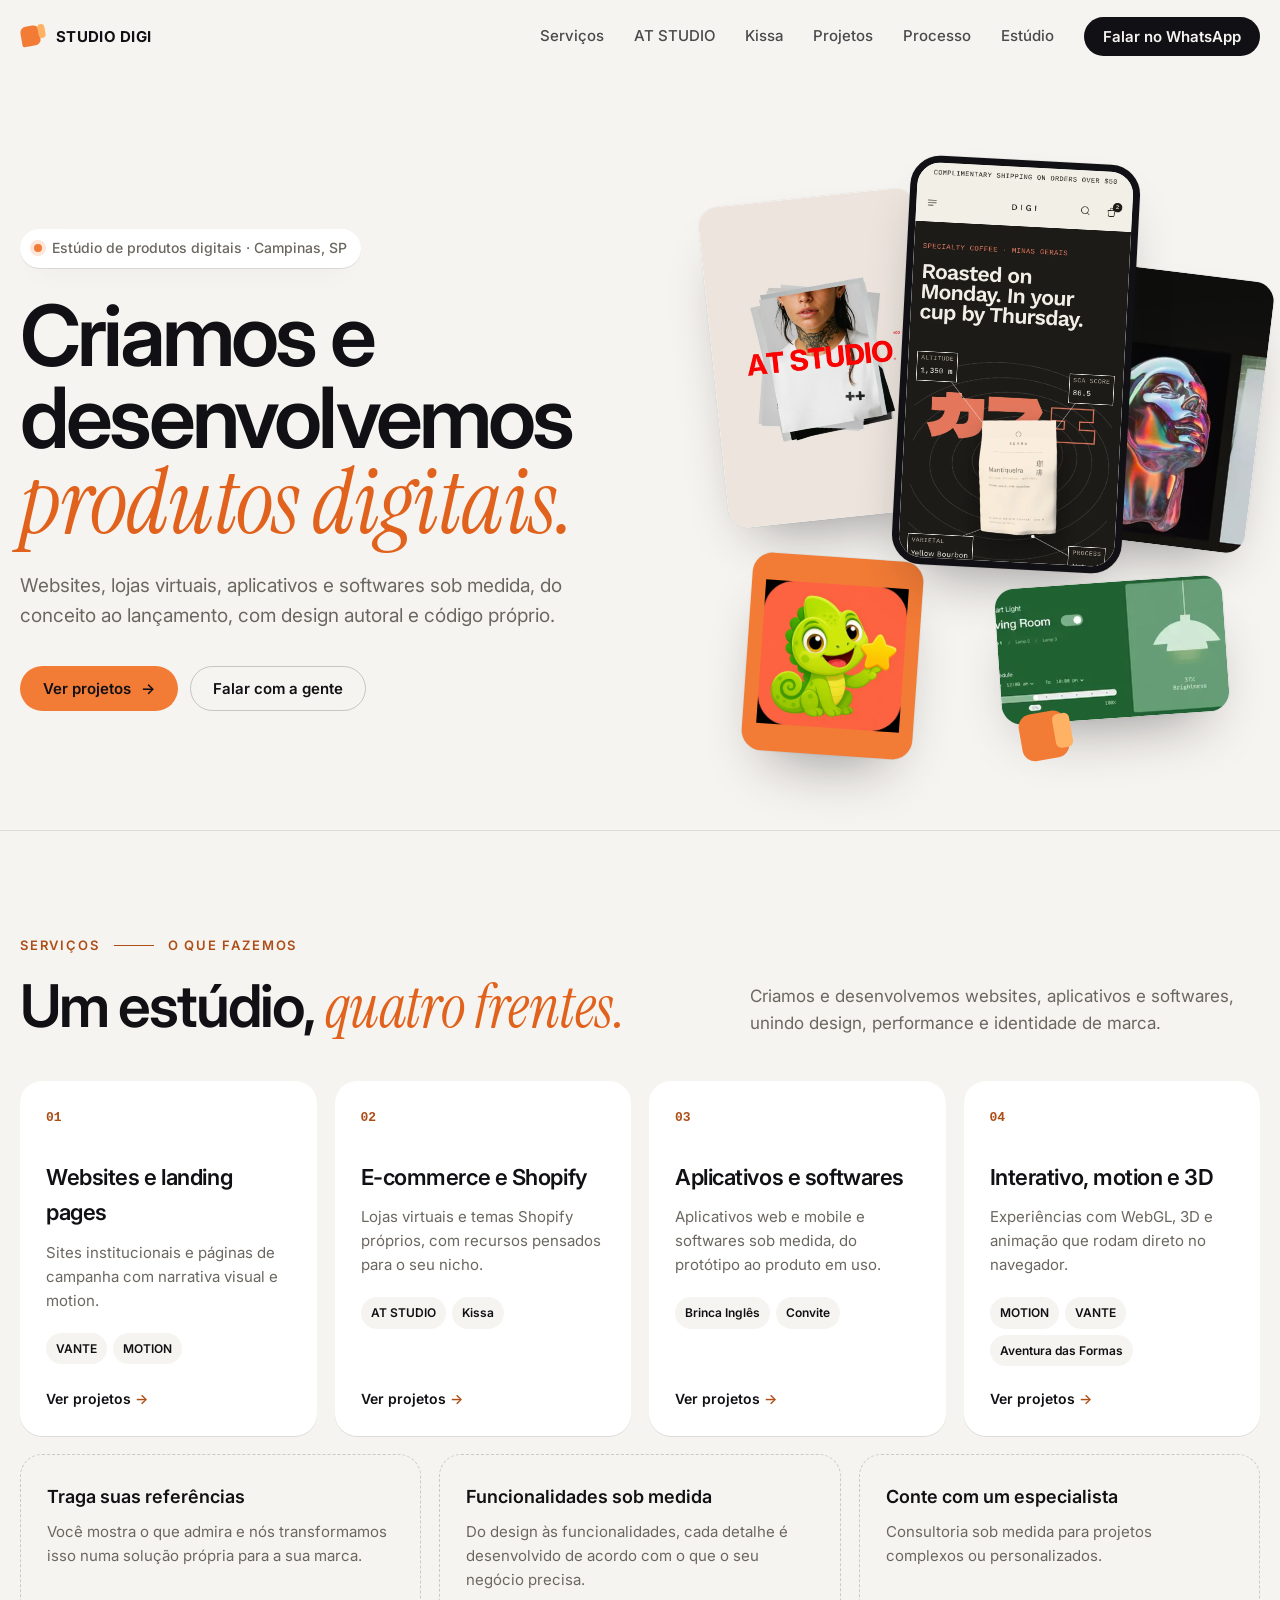
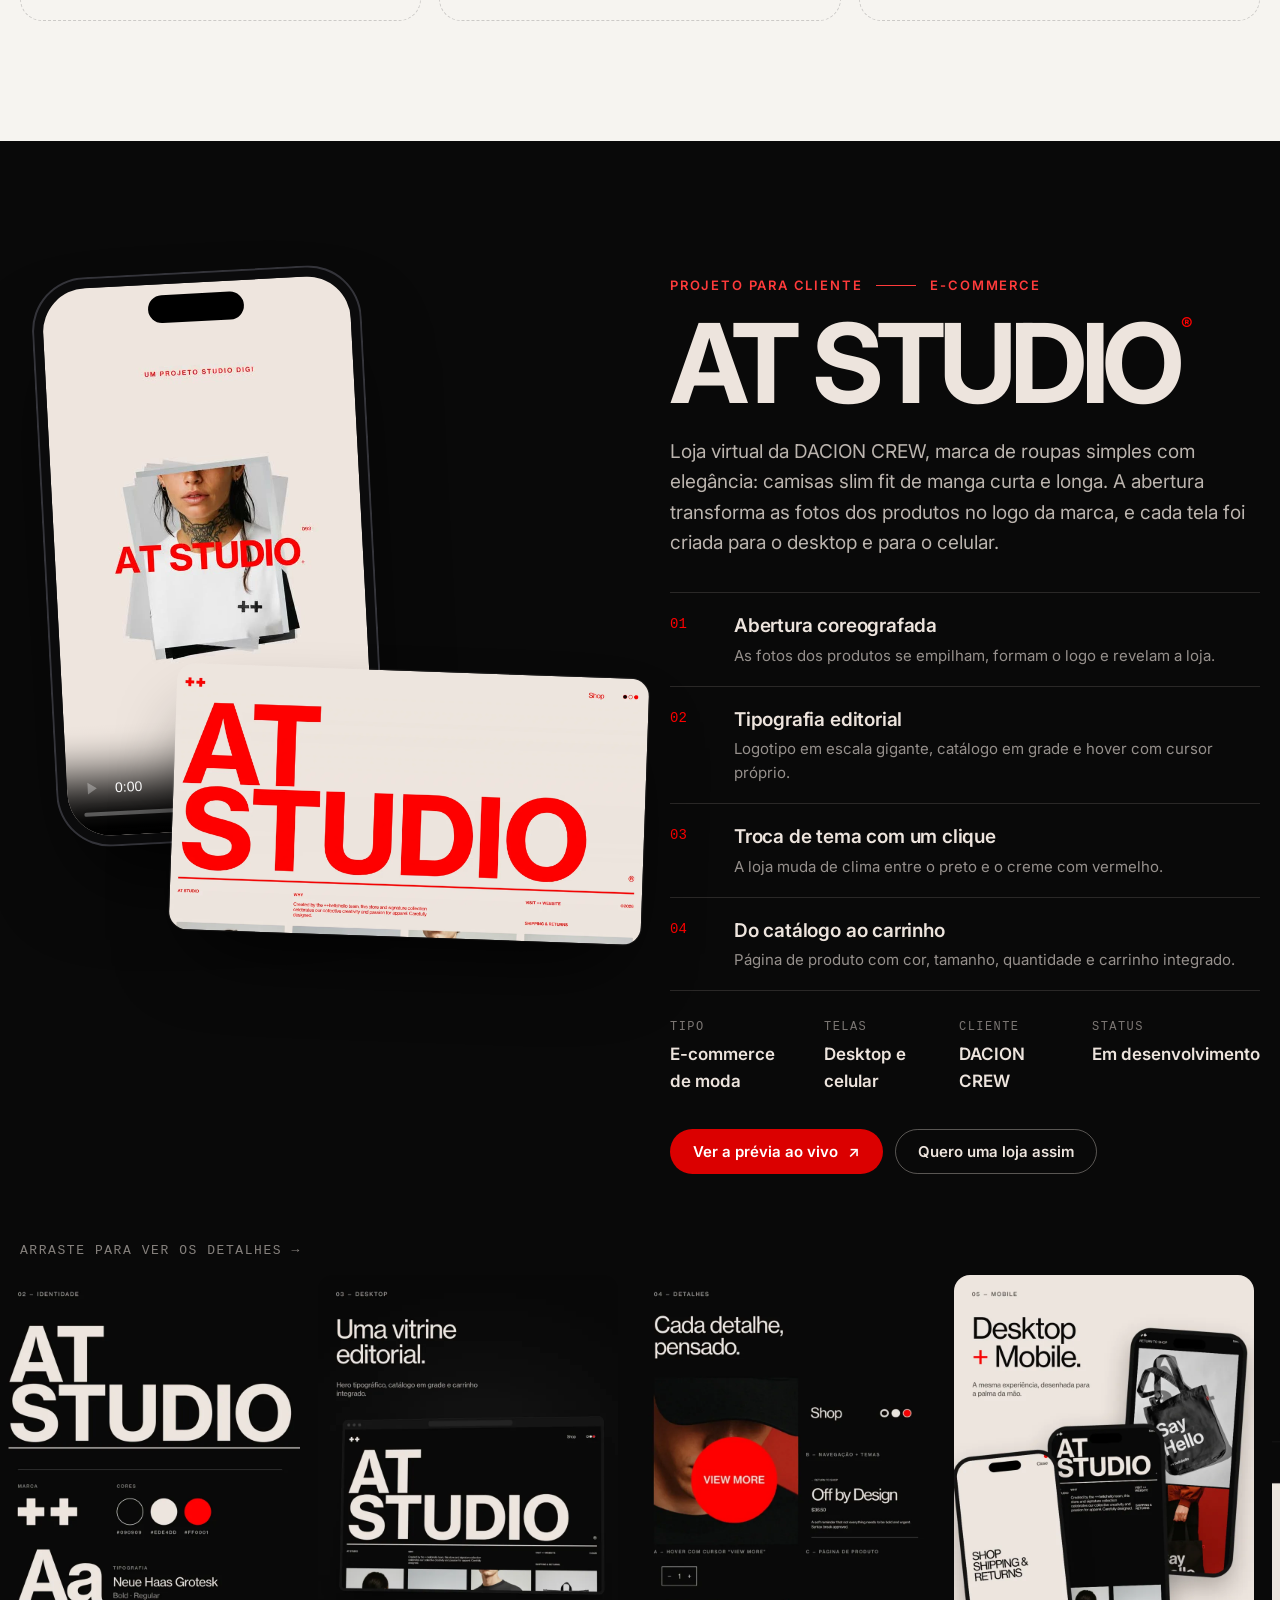
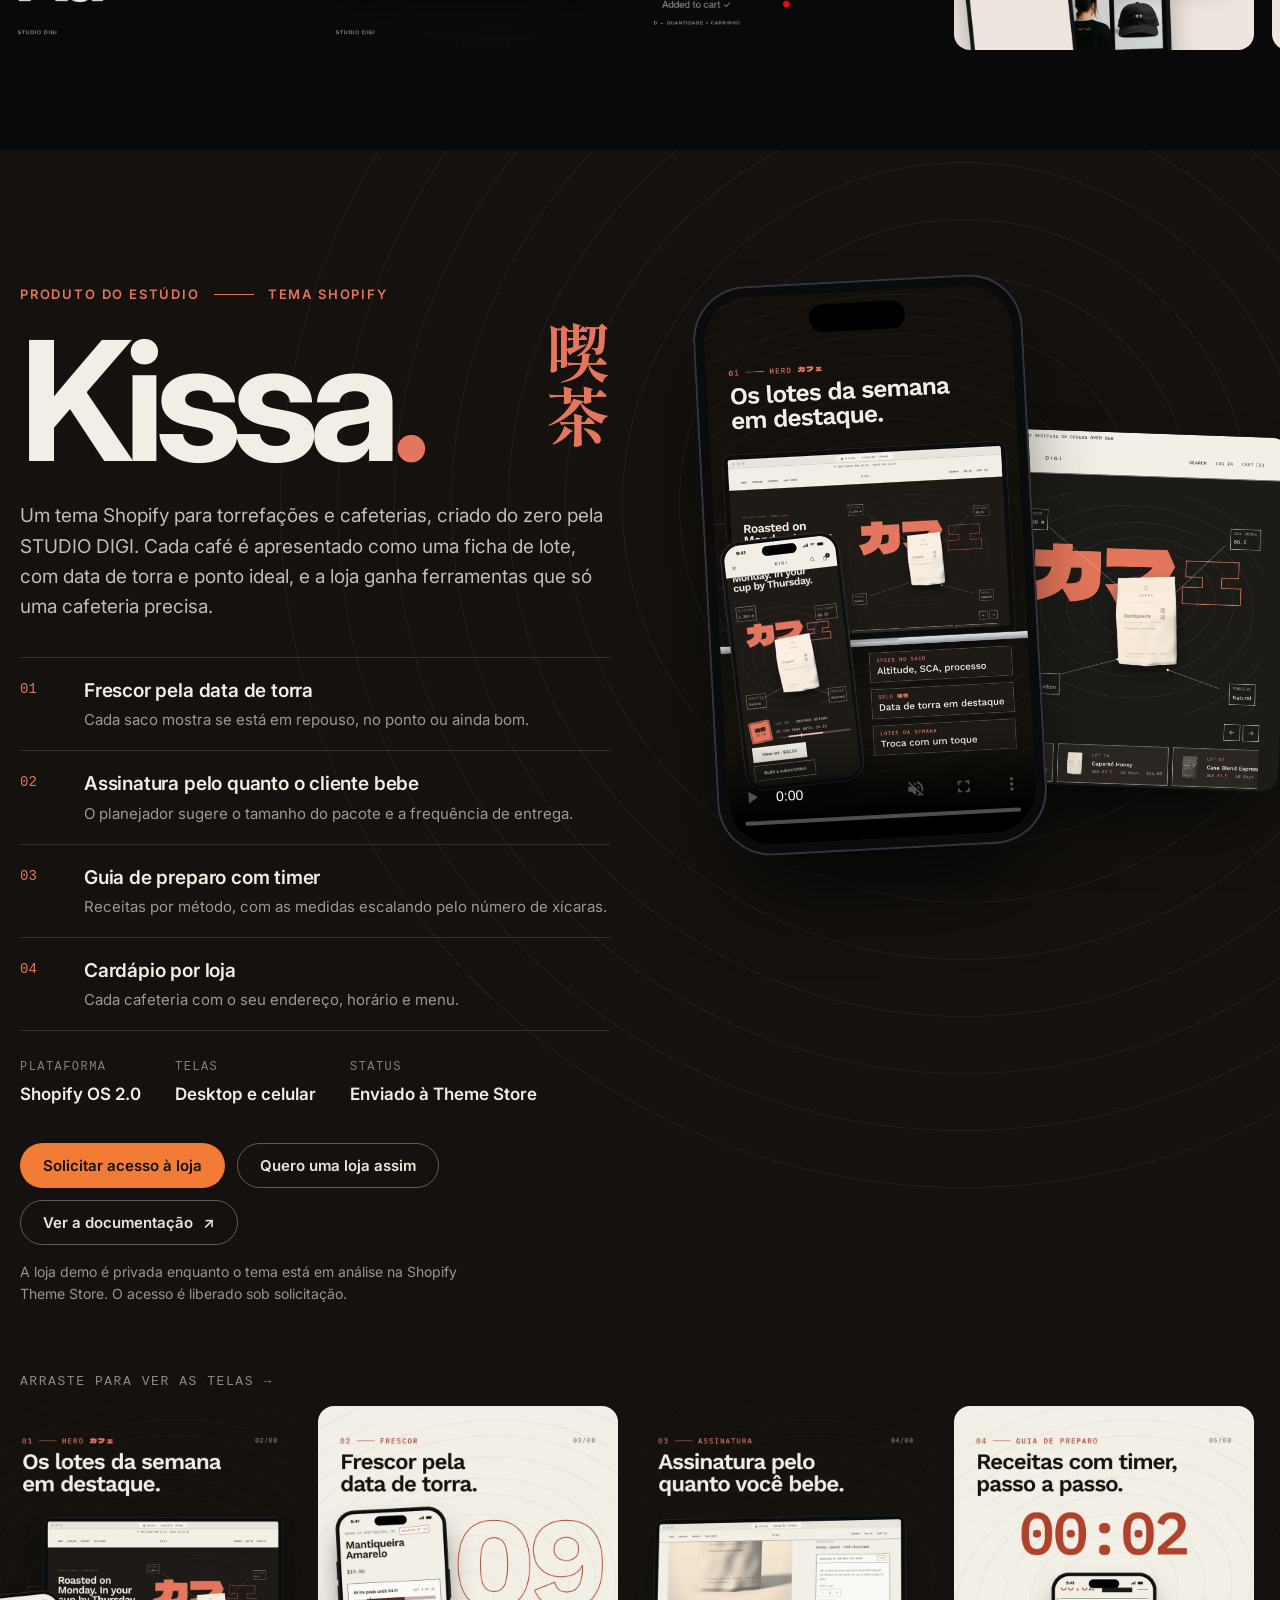
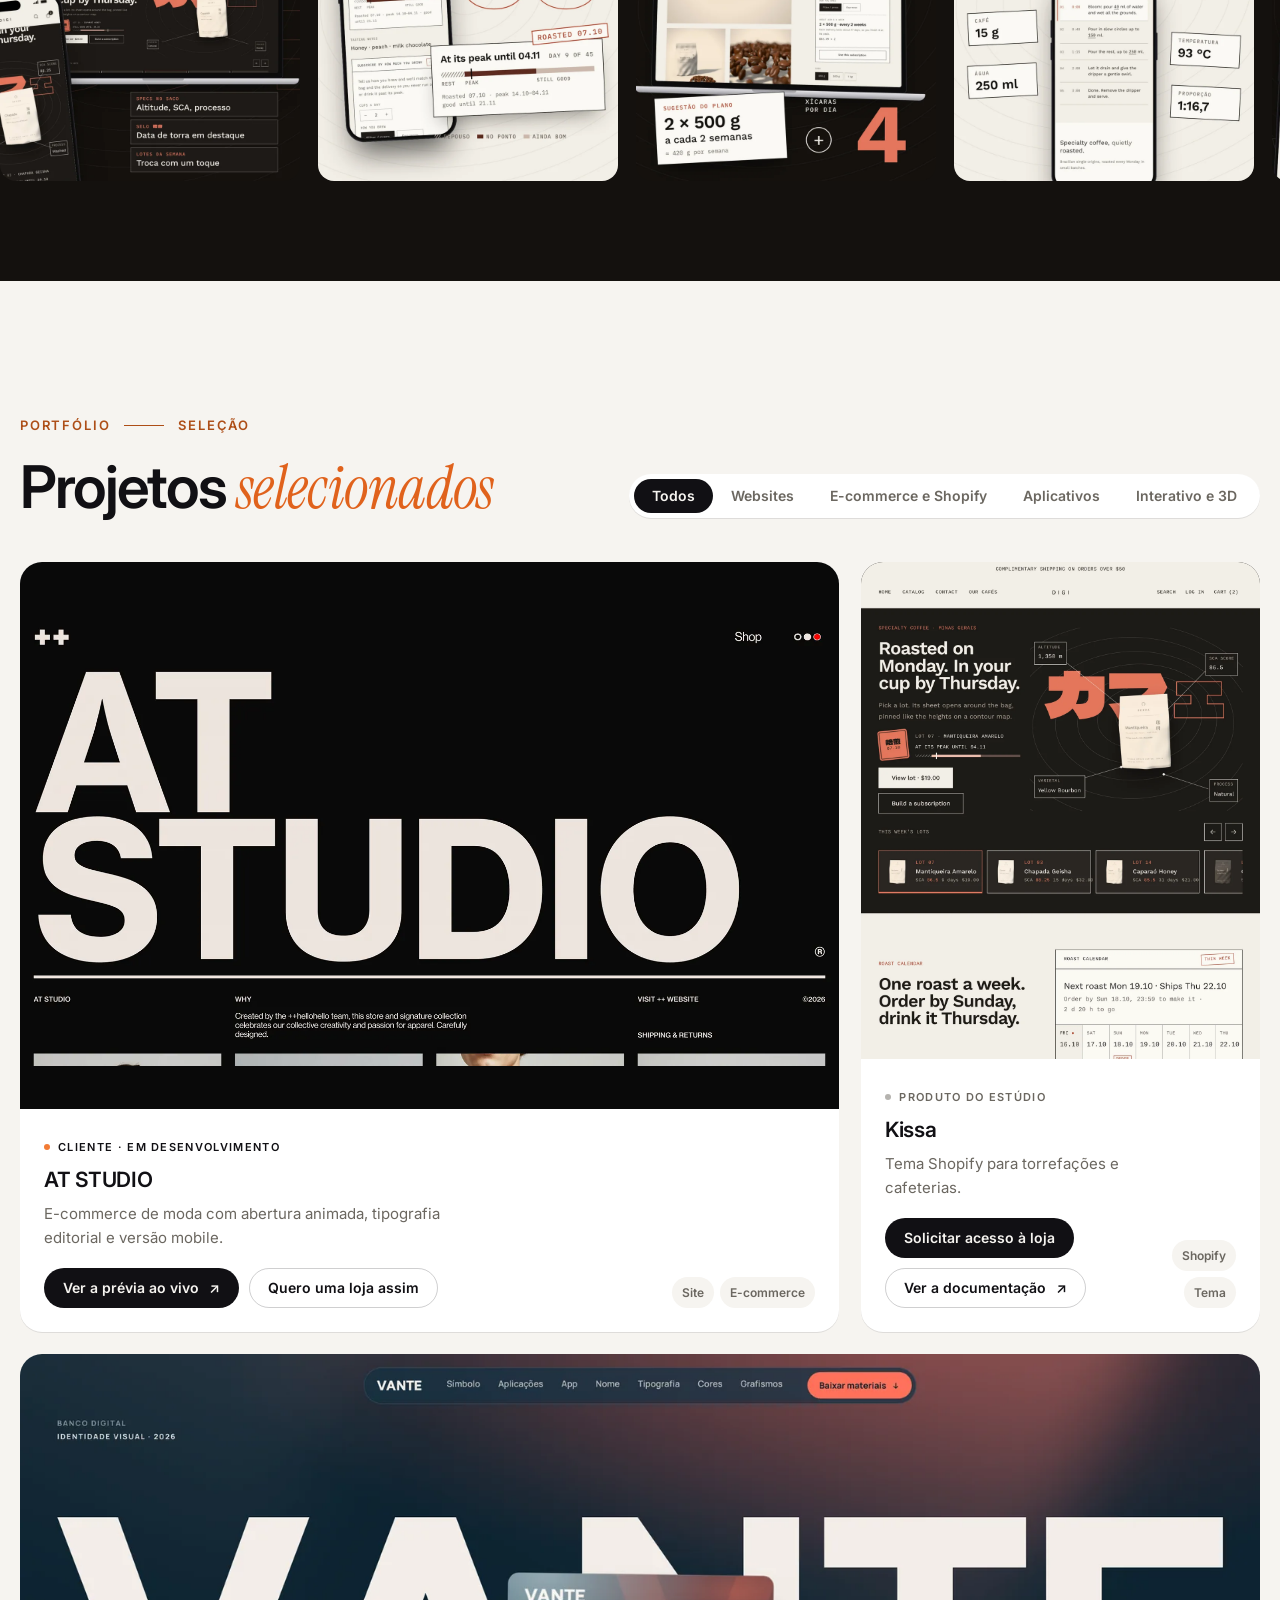
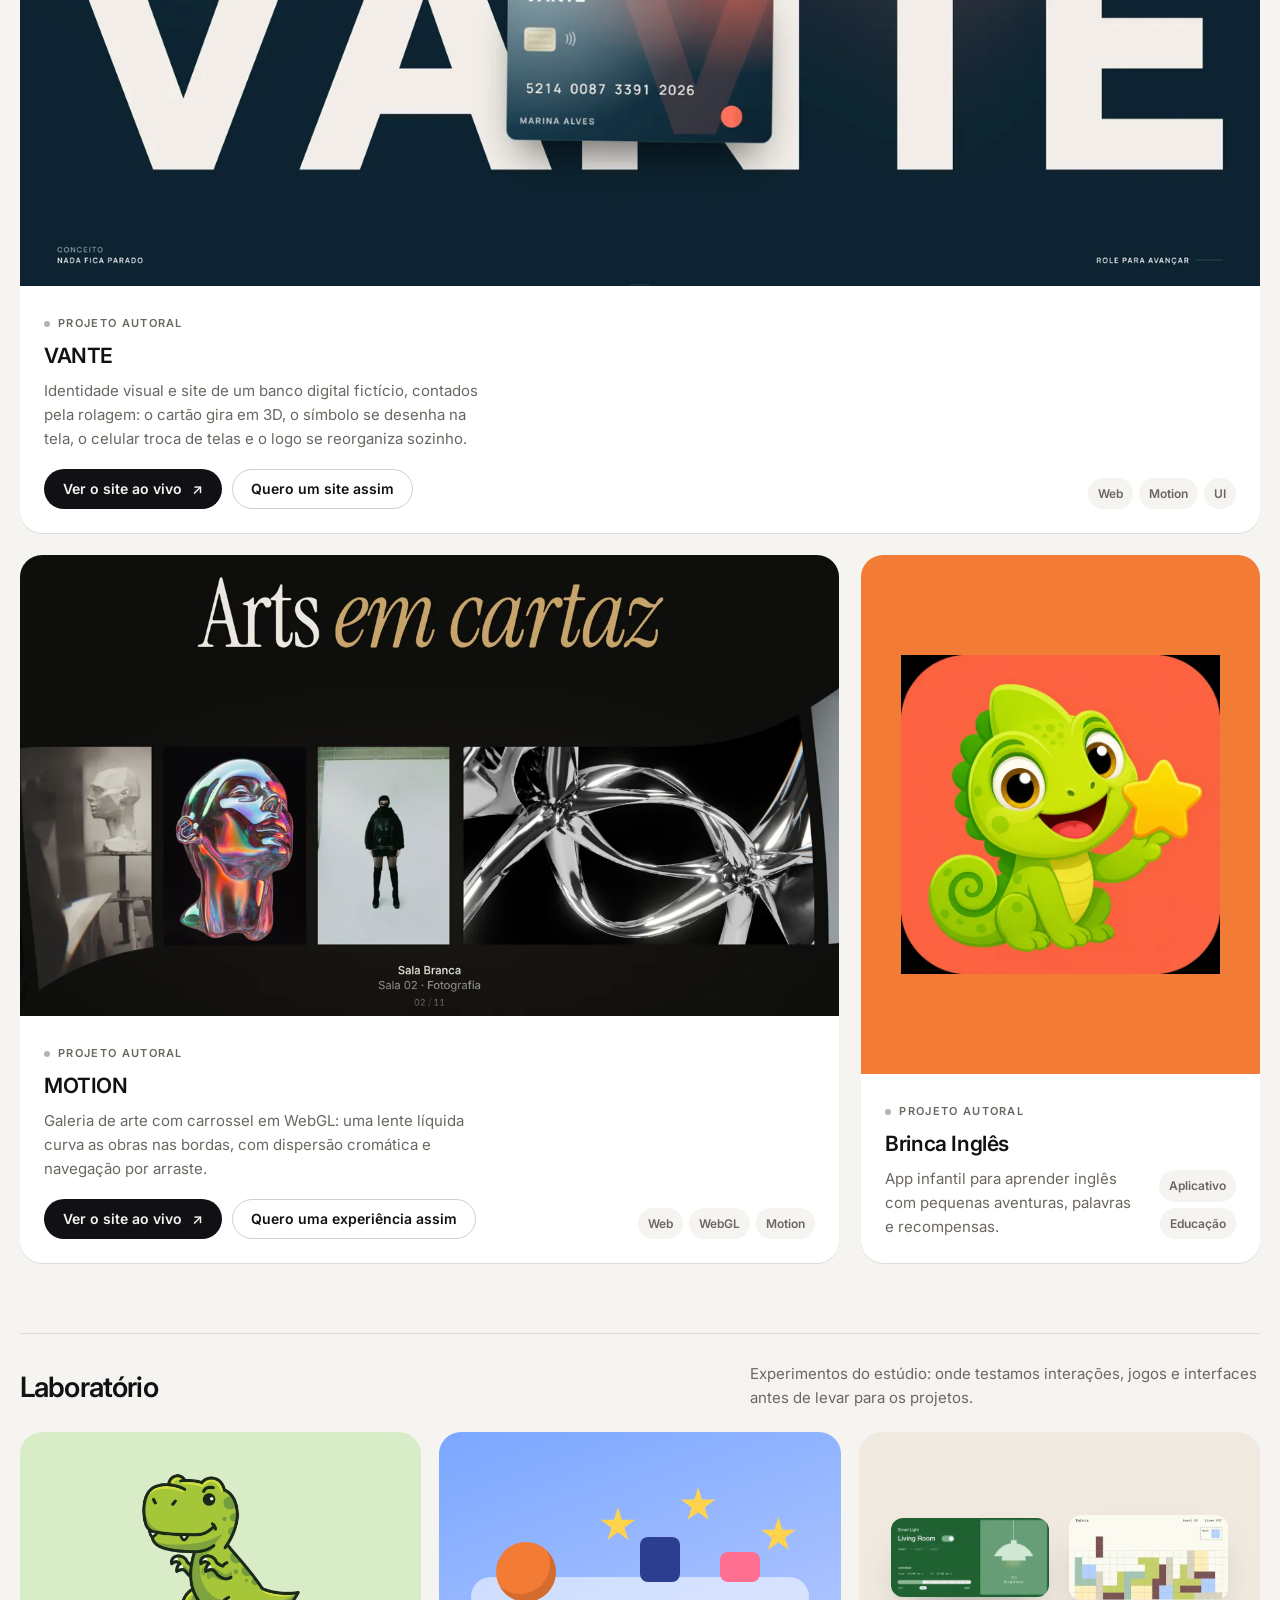
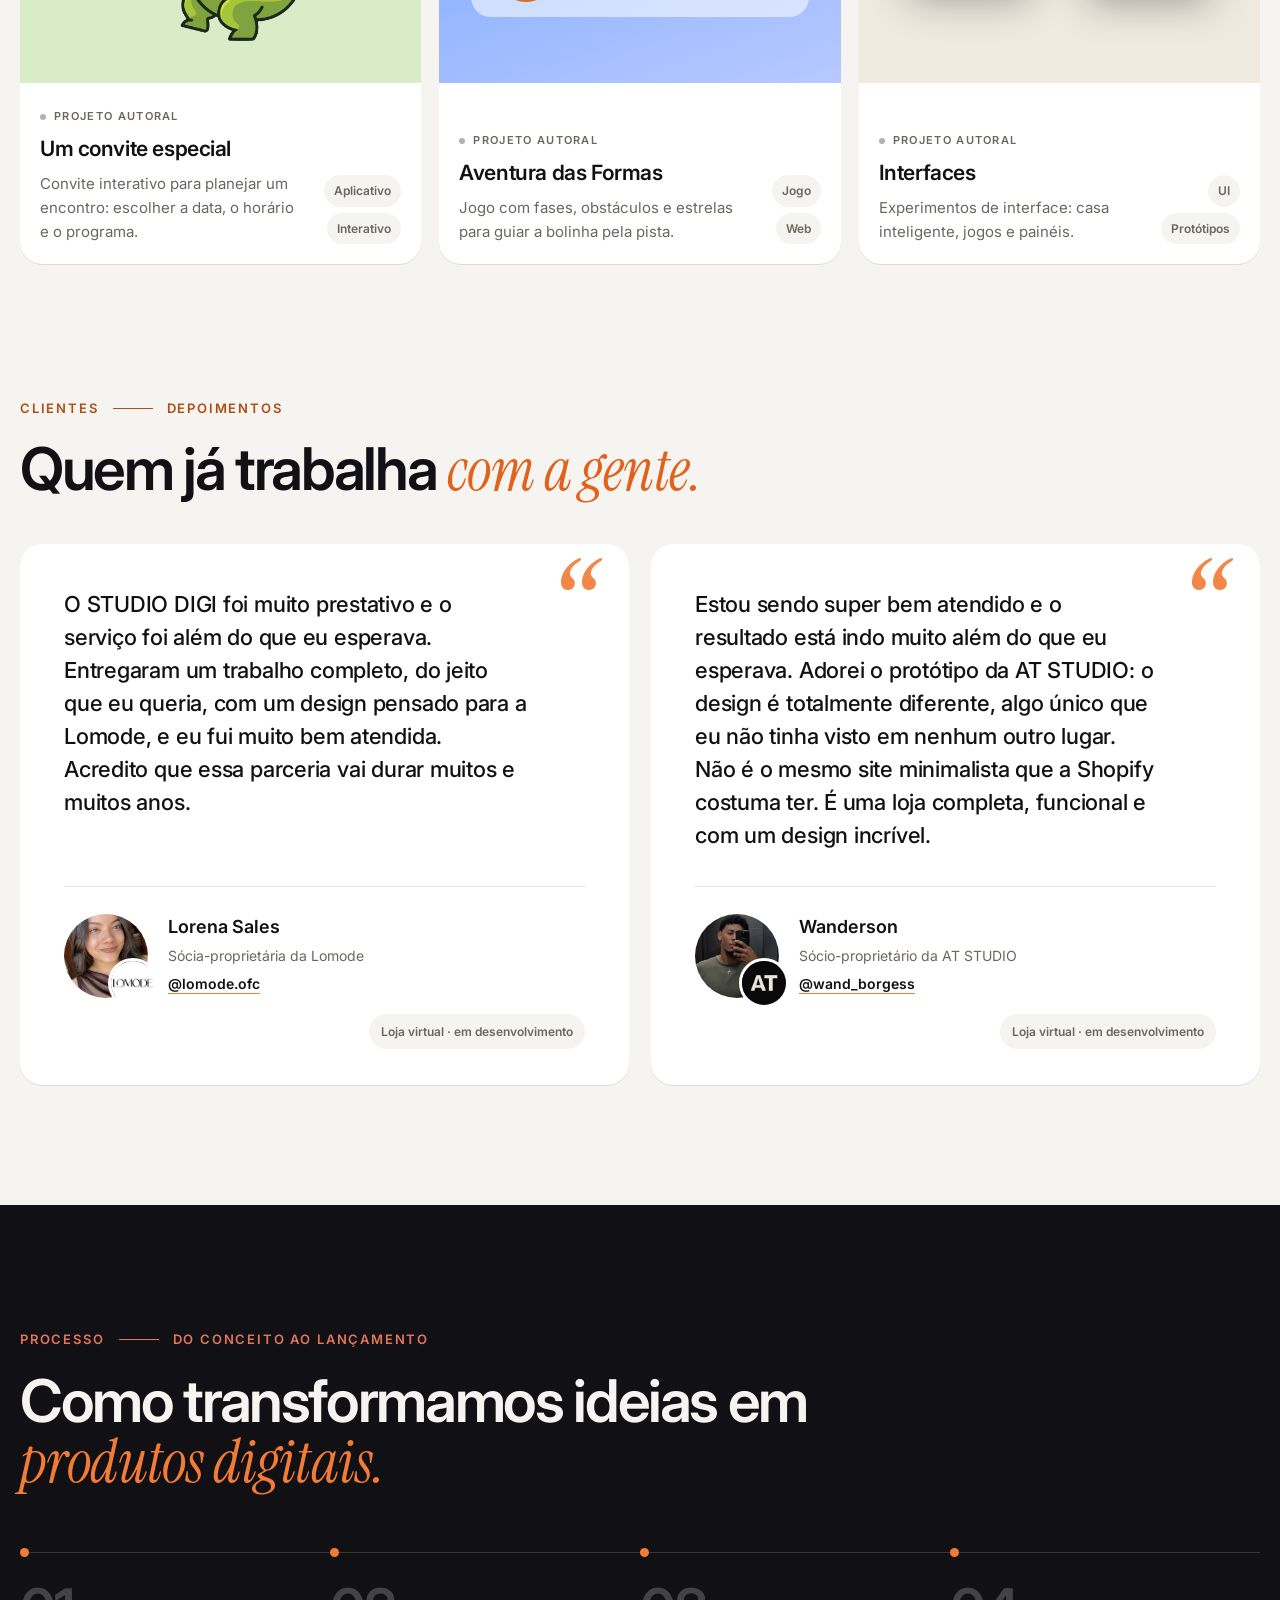
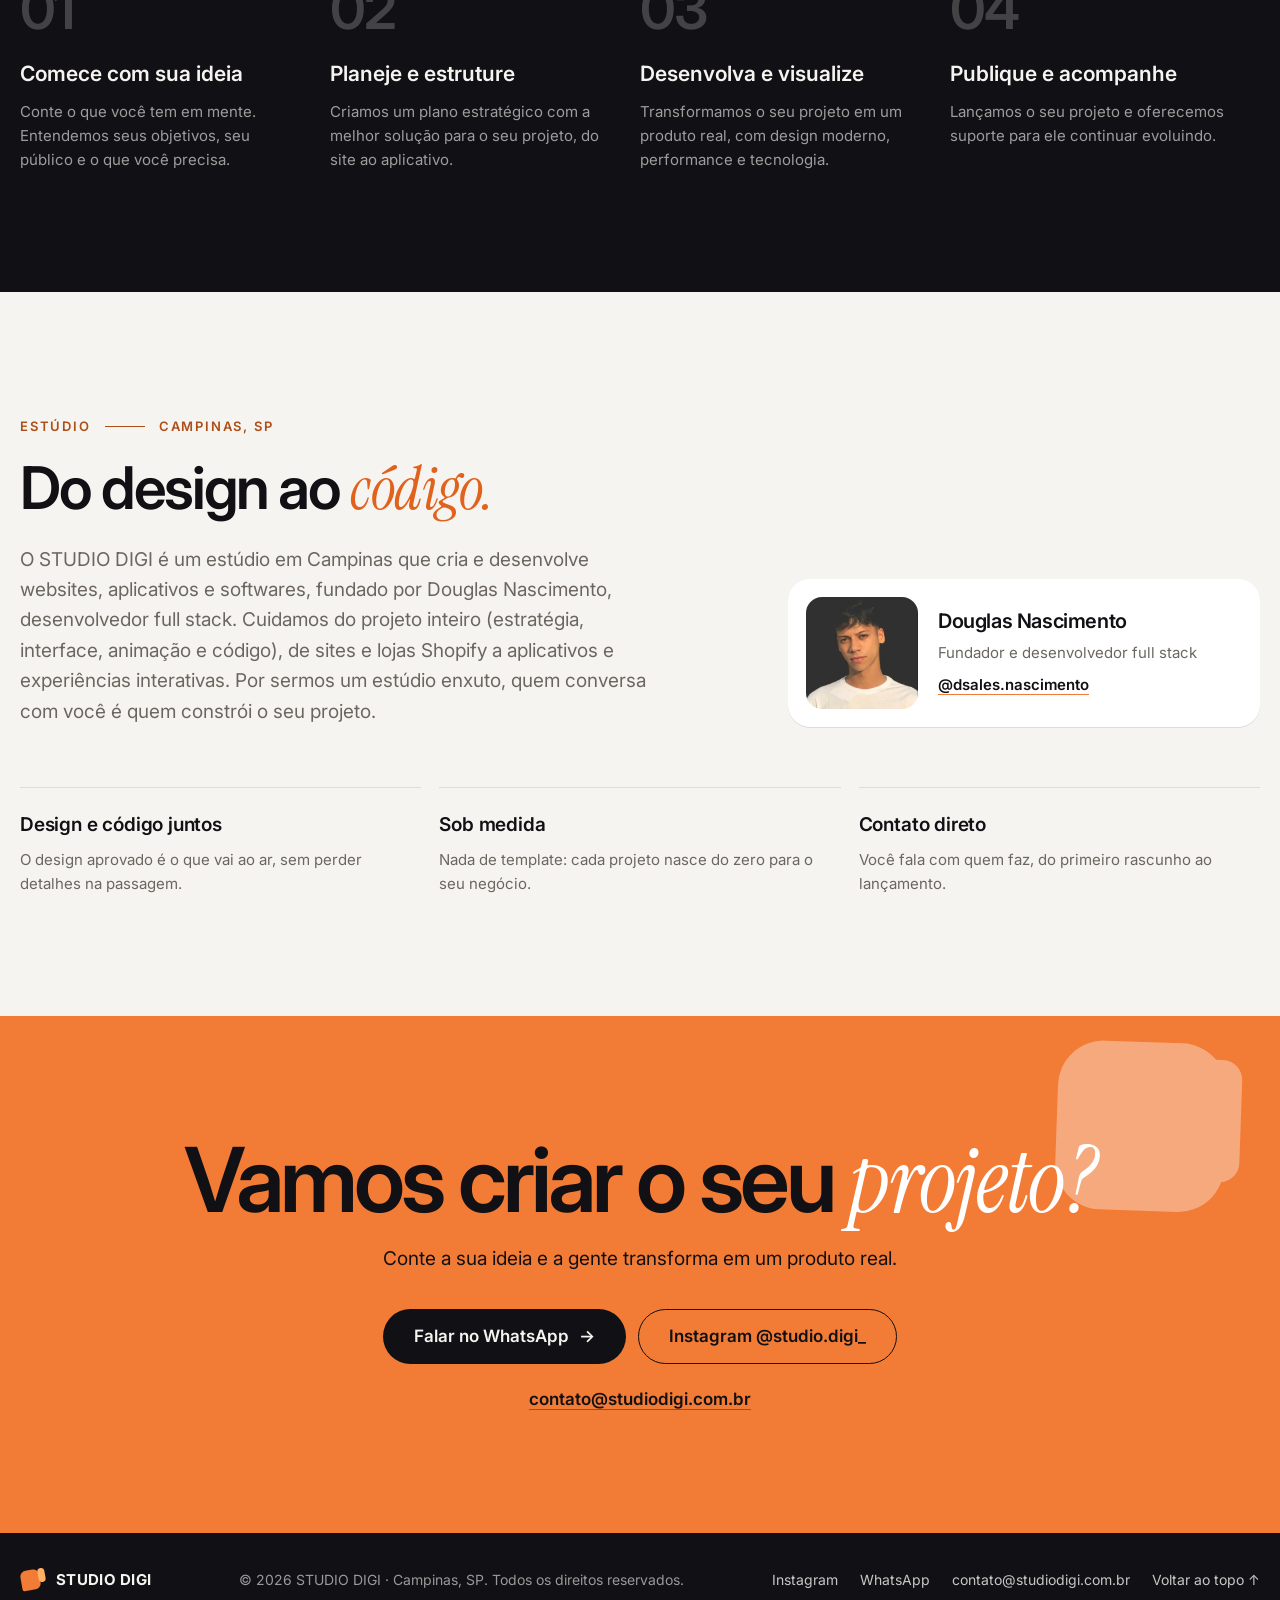
<file: index.html>
<!doctype html>
<html lang="pt-BR" translate="no">
<head>
  <meta charset="utf-8">
  <meta name="viewport" content="width=device-width, initial-scale=1">
  <meta name="google" content="notranslate">
  <title>Criação de Sites e Lojas Virtuais em Campinas | STUDIO DIGI</title>
  <meta name="description" content="Criação de sites, lojas virtuais Shopify, aplicativos e softwares sob medida em Campinas, SP. Design autoral e código próprio, do conceito ao lançamento.">
  <meta name="theme-color" content="#111014">
  <meta property="og:title" content="STUDIO DIGI · Criação de sites, lojas virtuais e aplicativos em Campinas">
  <meta property="og:description" content="Criamos e desenvolvemos websites, lojas virtuais, aplicativos e softwares sob medida, do conceito ao lançamento.">
  <meta property="og:type" content="website">
  <meta property="og:url" content="https://studiodigi.com.br/">
  <meta property="og:site_name" content="STUDIO DIGI">
  <meta property="og:locale" content="pt_BR">
  <meta property="og:image" content="https://studiodigi.com.br/images/og.jpg">
  <meta property="og:image:alt" content="STUDIO DIGI, estúdio de sites, e-commerce e aplicativos">
  <meta name="twitter:card" content="summary_large_image">
  <meta name="twitter:title" content="STUDIO DIGI · Criação de sites, lojas virtuais e aplicativos em Campinas">
  <meta name="twitter:description" content="Criamos e desenvolvemos websites, lojas virtuais, aplicativos e softwares sob medida, do conceito ao lançamento.">
  <meta name="twitter:image" content="https://studiodigi.com.br/images/og.jpg">
  <link rel="canonical" href="https://studiodigi.com.br/">
  <link rel="icon" type="image/svg+xml" href="/favicon.svg?v=3">
  <link rel="preconnect" href="https://fonts.googleapis.com">
  <link rel="preconnect" href="https://fonts.gstatic.com" crossorigin>
  <link rel="stylesheet" href="https://fonts.googleapis.com/css2?family=Inter:wght@400;500;600;700&family=Instrument+Serif:ital@1&display=swap">
  <link rel="stylesheet" href="https://fonts.googleapis.com/css2?family=Shippori+Mincho:wght@800&text=%E5%96%AB%E8%8C%B6&display=swap" media="print" onload="this.media='all'">
  <link rel="stylesheet" href="/styles.css?v=13">
  <script type="application/ld+json">
  {
    "@context": "https://schema.org",
    "@type": [
      "Organization",
      "ProfessionalService"
    ],
    "name": "STUDIO DIGI",
    "url": "https://studiodigi.com.br/",
    "logo": "https://studiodigi.com.br/images/email/studio-digi-logo.png",
    "image": "https://studiodigi.com.br/images/og.jpg",
    "description": "Estúdio de produtos digitais em Campinas, SP: criação de sites, lojas virtuais Shopify, aplicativos e softwares sob medida.",
    "email": "contato@studiodigi.com.br",
    "telephone": "+55 19 99010-5959",
    "address": {
      "@type": "PostalAddress",
      "addressLocality": "Campinas",
      "addressRegion": "SP",
      "addressCountry": "BR"
    },
    "areaServed": [
      {
        "@type": "City",
        "name": "Campinas"
      },
      {
        "@type": "AdministrativeArea",
        "name": "Região Metropolitana de Campinas"
      },
      {
        "@type": "State",
        "name": "São Paulo"
      },
      {
        "@type": "Country",
        "name": "Brasil"
      }
    ],
    "founder": {
      "@type": "Person",
      "name": "Douglas Nascimento",
      "jobTitle": "Desenvolvedor full stack",
      "sameAs": [
        "https://www.instagram.com/dsales.nascimento/"
      ]
    },
    "knowsAbout": [
      "Criação de sites",
      "Lojas virtuais",
      "Shopify",
      "Desenvolvimento de aplicativos",
      "Desenvolvimento de software",
      "Landing pages",
      "UX/UI design",
      "Motion design",
      "WebGL"
    ],
    "makesOffer": [
      {
        "@type": "Offer",
        "itemOffered": {
          "@type": "Service",
          "name": "Criação de sites e landing pages"
        }
      },
      {
        "@type": "Offer",
        "itemOffered": {
          "@type": "Service",
          "name": "Lojas virtuais e temas Shopify"
        }
      },
      {
        "@type": "Offer",
        "itemOffered": {
          "@type": "Service",
          "name": "Aplicativos e softwares sob medida"
        }
      },
      {
        "@type": "Offer",
        "itemOffered": {
          "@type": "Service",
          "name": "Experiências interativas, motion e 3D"
        }
      }
    ],
    "sameAs": [
      "https://www.instagram.com/studio.digi_/"
    ]
  }
  </script>
  <script type="application/ld+json">
  {"@context": "https://schema.org", "@type": "WebSite", "name": "STUDIO DIGI", "url": "https://studiodigi.com.br/", "inLanguage": "pt-BR"}
  </script>
  <script>document.documentElement.classList.add('js')</script>
  <script src="/main.js?v=5" defer></script>
</head>
<body>
  <a class="skip" href="#conteudo">Pular para o conteúdo</a>

  <header class="header" data-header>
    <div class="wrap header__inner">
      <a class="brand" href="#top" aria-label="STUDIO DIGI, página inicial">
        <span class="brand__mark" aria-hidden="true"></span><span>STUDIO DIGI</span>
      </a>
      <nav class="nav" id="menu" aria-label="Navegação principal">
        <a href="#servicos">Serviços</a>
        <a href="#atstudio">AT STUDIO</a>
        <a href="#kissa">Kissa</a>
        <a href="#projetos">Projetos</a>
        <a href="#processo">Processo</a>
        <a href="#estudio">Estúdio</a>
        <a class="btn btn--dark nav__cta" href="https://wa.me/5519990105959?text=Ol%C3%A1!%20Vi%20o%20portf%C3%B3lio%20da%20STUDIO%20DIGI%20e%20quero%20um%20or%C3%A7amento." target="_blank" rel="noopener">Falar no WhatsApp</a>
      </nav>
      <button class="menu-btn" type="button" aria-expanded="false" aria-controls="menu" data-menu>
        <span class="sr">Abrir menu</span><i></i><i></i>
      </button>
    </div>
  </header>

  <main id="conteudo">
    <!-- hero -->
    <section class="hero" id="top">
      <div class="wrap hero__inner">
        <div class="hero__copy">
          <p class="eyebrow hero-in"><span class="dot"></span>Estúdio de produtos digitais · Campinas, SP</p>
          <h1 class="hero__title hero-in">Criamos e desenvolvemos <em>produtos digitais.</em></h1>
          <p class="hero__text hero-in">Websites, lojas virtuais, aplicativos e softwares sob medida, do conceito ao lançamento, com design autoral e código próprio.</p>
          <div class="hero__actions hero-in">
            <a class="btn btn--accent" href="#projetos">Ver projetos <span aria-hidden="true">→</span></a>
            <a class="btn btn--ghost" href="https://wa.me/5519990105959?text=Ol%C3%A1!%20Vi%20o%20portf%C3%B3lio%20da%20STUDIO%20DIGI%20e%20quero%20um%20or%C3%A7amento." target="_blank" rel="noopener">Falar com a gente</a>
          </div>
        </div>
        <div class="hero__collage" aria-hidden="true" data-collage>
          <figure class="tile tile--1" style="--d:.0"><img src="/images/at-studio/at-studio-intro.webp" alt="" width="900" height="1200"></figure>
          <figure class="tile tile--2" style="--d:.15"><img src="/images/kissa/kissa-mobile.webp" alt="" width="750" height="1334"></figure>
          <figure class="tile tile--3" style="--d:.3"><img src="/images/motion/motion-tile.webp" alt="" width="340" height="425"></figure>
          <figure class="tile tile--4 tile--orange" style="--d:.45"><img src="/images/projects/brinca-mascot.webp" alt="" width="700" height="700"></figure>
          <figure class="tile tile--5" style="--d:.6"><img src="/images/projects/smart-light.webp" alt="" width="380" height="190"></figure>
          <span class="tile tile--logo" style="--d:.75"></span>
        </div>
      </div>
    </section>

    <!-- services: what we do -->
    <section class="services" id="servicos" aria-labelledby="servicos-title">
      <div class="wrap">
        <div class="section-head">
          <div>
            <p class="kicker kicker--dark reveal"><span>Serviços</span><span class="rule"></span><span>O que fazemos</span></p>
            <h2 class="section-title reveal" id="servicos-title">Um estúdio, <em>quatro frentes.</em></h2>
          </div>
          <p class="section-text reveal">Criamos e desenvolvemos websites, aplicativos e softwares, unindo design, performance e identidade de marca.</p>
        </div>
        <p class="swipe-hint" aria-hidden="true">Arraste para o lado →</p>
        <div class="fronts">
          <a class="front reveal" href="#projetos" data-goto-filter="site">
            <span class="front__n">01</span>
            <h3>Websites e landing pages</h3>
            <p>Sites institucionais e páginas de campanha com narrativa visual e motion.</p>
            <ul class="front__proof" aria-label="Projetos"><li>VANTE</li><li>MOTION</li></ul>
            <span class="front__more">Ver projetos <span aria-hidden="true">→</span></span>
          </a>
          <a class="front reveal" href="#projetos" data-goto-filter="ecommerce">
            <span class="front__n">02</span>
            <h3>E-commerce e Shopify</h3>
            <p>Lojas virtuais e temas Shopify próprios, com recursos pensados para o seu nicho.</p>
            <ul class="front__proof" aria-label="Projetos"><li>AT STUDIO</li><li>Kissa</li></ul>
            <span class="front__more">Ver projetos <span aria-hidden="true">→</span></span>
          </a>
          <a class="front reveal" href="#projetos" data-goto-filter="app">
            <span class="front__n">03</span>
            <h3>Aplicativos e softwares</h3>
            <p>Aplicativos web e mobile e softwares sob medida, do protótipo ao produto em uso.</p>
            <ul class="front__proof" aria-label="Projetos"><li>Brinca Inglês</li><li>Convite</li></ul>
            <span class="front__more">Ver projetos <span aria-hidden="true">→</span></span>
          </a>
          <a class="front reveal" href="#projetos" data-goto-filter="interativo">
            <span class="front__n">04</span>
            <h3>Interativo, motion e 3D</h3>
            <p>Experiências com WebGL, 3D e animação que rodam direto no navegador.</p>
            <ul class="front__proof" aria-label="Projetos"><li>MOTION</li><li>VANTE</li><li>Aventura das Formas</li></ul>
            <span class="front__more">Ver projetos <span aria-hidden="true">→</span></span>
          </a>
        </div>
        <div class="ways">
          <article class="way reveal"><h3>Traga suas referências</h3><p>Você mostra o que admira e nós transformamos isso numa solução própria para a sua marca.</p></article>
          <article class="way reveal"><h3>Funcionalidades sob medida</h3><p>Do design às funcionalidades, cada detalhe é desenvolvido de acordo com o que o seu negócio precisa.</p></article>
          <article class="way reveal"><h3>Conte com um especialista</h3><p>Consultoria sob medida para projetos complexos ou personalizados.</p></article>
        </div>
      </div>
    </section>

    <!-- featured: AT STUDIO -->
    <section class="ats" id="atstudio" aria-labelledby="ats-title">
      <div class="wrap ats__grid">
        <div class="ats__copy">
          <p class="kicker reveal"><span>Projeto para cliente</span><span class="rule"></span><span>E-commerce</span></p>
          <h2 class="ats__title reveal" id="ats-title">AT STUDIO<span>®</span></h2>
          <p class="ats__lead reveal">Loja virtual da DACION CREW, marca de roupas simples com elegância: camisas slim fit de manga curta e longa. A abertura transforma as fotos dos produtos no logo da marca, e cada tela foi criada para o desktop e para o celular.</p>
          <ul class="ats__features">
            <li class="reveal"><b>01</b><div><strong>Abertura coreografada</strong><span>As fotos dos produtos se empilham, formam o logo e revelam a loja.</span></div></li>
            <li class="reveal"><b>02</b><div><strong>Tipografia editorial</strong><span>Logotipo em escala gigante, catálogo em grade e hover com cursor próprio.</span></div></li>
            <li class="reveal"><b>03</b><div><strong>Troca de tema com um clique</strong><span>A loja muda de clima entre o preto e o creme com vermelho.</span></div></li>
            <li class="reveal"><b>04</b><div><strong>Do catálogo ao carrinho</strong><span>Página de produto com cor, tamanho, quantidade e carrinho integrado.</span></div></li>
          </ul>
          <dl class="ats__facts reveal">
            <div><dt>Tipo</dt><dd>E-commerce de moda</dd></div>
            <div><dt>Telas</dt><dd>Desktop e celular</dd></div>
            <div><dt>Cliente</dt><dd>DACION CREW</dd></div>
            <div><dt>Status</dt><dd>Em desenvolvimento</dd></div>
          </dl>
          <div class="ats__actions reveal">
            <a class="btn btn--red" href="https://atstudio1.douglas41299.workers.dev/" target="_blank" rel="noopener">Ver a prévia ao vivo <span aria-hidden="true">↗</span></a>
            <a class="btn btn--paper-line" href="https://wa.me/5519990105959?text=Ol%C3%A1!%20Vi%20o%20projeto%20AT%20STUDIO%20no%20portf%C3%B3lio%20e%20quero%20uma%20loja%20assim." target="_blank" rel="noopener">Quero uma loja assim</a>
          </div>
        </div>
        <div class="ats__media reveal">
          <figure class="ats__desk">
            <img src="/images/at-studio/at-studio-desktop-red.webp" alt="Página inicial da AT STUDIO no tema creme com vermelho" width="1600" height="900" loading="lazy">
          </figure>
          <div class="phone">
            <video class="phone__video" src="/media/at-studio-story.mp4" poster="/media/at-studio-story-poster.jpg" muted loop playsinline preload="none" aria-label="Vídeo de apresentação da AT STUDIO: abertura animada, desktop e celular"></video>
            <span class="phone__island" aria-hidden="true"></span>
          </div>
        </div>
      </div>
      <div class="ats__strip" aria-label="Telas da AT STUDIO">
        <div class="wrap"><p class="strip__hint">Arraste para ver os detalhes <span aria-hidden="true">→</span></p></div>
        <div class="strip" data-strip tabindex="0">
          <img src="/images/at-studio/slide-01.webp" alt="Identidade: logotipo, marca, cores e tipografia" width="800" height="1000" loading="lazy">
          <img src="/images/at-studio/slide-02.webp" alt="Página inicial no desktop" width="800" height="1000" loading="lazy">
          <img src="/images/at-studio/slide-03.webp" alt="Detalhes de interface: hover, navegação, produto e carrinho" width="800" height="1000" loading="lazy">
          <img src="/images/at-studio/slide-04.webp" alt="Versão mobile em três telas" width="800" height="1000" loading="lazy">
          <img src="/images/at-studio/slide-05.webp" alt="O mesmo hero no tema preto e no tema vermelho" width="800" height="1000" loading="lazy">
          <img src="/images/at-studio/slide-06.webp" alt="Desktop e celular juntos" width="800" height="1000" loading="lazy">
        </div>
      </div>
    </section>

    <!-- featured: Kissa -->
    <section class="kissa" id="kissa" aria-labelledby="kissa-title">
      <div class="kissa__rings" aria-hidden="true"></div>
      <div class="wrap kissa__grid">
        <div class="kissa__copy">
          <p class="kicker reveal"><span>Produto do estúdio</span><span class="rule"></span><span>Tema Shopify</span></p>
          <h2 class="kissa__title reveal" id="kissa-title">Kissa<span>.</span></h2>
          <span class="kissa__kanji" aria-hidden="true">喫茶</span>
          <p class="kissa__lead reveal">Um tema Shopify para torrefações e cafeterias, criado do zero pela STUDIO DIGI. Cada café é apresentado como uma ficha de lote, com data de torra e ponto ideal, e a loja ganha ferramentas que só uma cafeteria precisa.</p>
          <ul class="kissa__features">
            <li class="reveal"><b>01</b><div><strong>Frescor pela data de torra</strong><span>Cada saco mostra se está em repouso, no ponto ou ainda bom.</span></div></li>
            <li class="reveal"><b>02</b><div><strong>Assinatura pelo quanto o cliente bebe</strong><span>O planejador sugere o tamanho do pacote e a frequência de entrega.</span></div></li>
            <li class="reveal"><b>03</b><div><strong>Guia de preparo com timer</strong><span>Receitas por método, com as medidas escalando pelo número de xícaras.</span></div></li>
            <li class="reveal"><b>04</b><div><strong>Cardápio por loja</strong><span>Cada cafeteria com o seu endereço, horário e menu.</span></div></li>
          </ul>
          <dl class="kissa__facts reveal">
            <div><dt>Plataforma</dt><dd>Shopify OS 2.0</dd></div>
            <div><dt>Telas</dt><dd>Desktop e celular</dd></div>
            <div><dt>Status</dt><dd>Enviado à Theme Store</dd></div>
          </dl>
          <div class="kissa__actions reveal">
            <a class="btn btn--accent" href="https://wa.me/5519990105959?text=Ol%C3%A1!%20Vi%20o%20tema%20Kissa%20no%20portf%C3%B3lio%20e%20gostaria%20de%20solicitar%20acesso%20%C3%A0%20loja%20demo." target="_blank" rel="noopener">Solicitar acesso à loja</a>
            <a class="btn btn--paper-line" href="https://wa.me/5519990105959?text=Ol%C3%A1!%20Vi%20o%20projeto%20Kissa%20no%20portf%C3%B3lio%20e%20quero%20uma%20loja%20assim." target="_blank" rel="noopener">Quero uma loja assim</a>
            <a class="btn btn--paper-line" href="https://doc-creme-coffee.douglas41299.workers.dev/" target="_blank" rel="noopener">Ver a documentação <span aria-hidden="true">↗</span></a>
          </div>
          <p class="kissa__note reveal">A loja demo é privada enquanto o tema está em análise na Shopify Theme Store. O acesso é liberado sob solicitação.</p>
        </div>
        <div class="kissa__media reveal">
          <div class="phone">
            <video class="phone__video" src="/media/kissa-story.mp4" poster="/media/kissa-story-poster.jpg" muted loop playsinline preload="none" aria-label="Vídeo de apresentação do tema Kissa no desktop e no celular"></video>
            <span class="phone__island" aria-hidden="true"></span>
          </div>
          <figure class="kissa__desk">
            <img src="/images/kissa/kissa-wide.webp" alt="Hero do tema Kissa com a palavra カフェ e o saco de café flutuando, no notebook e no celular" width="1600" height="1200" loading="lazy">
          </figure>
        </div>
      </div>
      <div class="kissa__strip" aria-label="Telas do tema Kissa">
        <div class="wrap"><p class="strip__hint">Arraste para ver as telas <span aria-hidden="true">→</span></p></div>
        <div class="strip" data-strip tabindex="0">
          <img src="/images/kissa/slide-02.webp" alt="Hero com os lotes da semana" width="800" height="1000" loading="lazy">
          <img src="/images/kissa/slide-03.webp" alt="Frescor pela data de torra" width="800" height="1000" loading="lazy">
          <img src="/images/kissa/slide-04.webp" alt="Assinatura pelo quanto o cliente bebe" width="800" height="1000" loading="lazy">
          <img src="/images/kissa/slide-05.webp" alt="Guia de preparo com timer" width="800" height="1000" loading="lazy">
          <img src="/images/kissa/slide-06.webp" alt="Cardápio por loja" width="800" height="1000" loading="lazy">
          <img src="/images/kissa/slide-07.webp" alt="Mais recursos do tema" width="800" height="1000" loading="lazy">
        </div>
      </div>
    </section>

    <!-- projects -->
    <section class="projects" id="projetos" aria-labelledby="projetos-title">
      <div class="wrap">
        <div class="section-head">
          <div>
            <p class="kicker kicker--dark reveal"><span>Portfólio</span><span class="rule"></span><span>Seleção</span></p>
            <h2 class="section-title reveal" id="projetos-title">Projetos <em>selecionados</em></h2>
          </div>
          <div class="filters reveal" role="group" aria-label="Filtrar projetos" data-filters>
            <button type="button" aria-pressed="true" data-filter="all">Todos</button>
            <button type="button" aria-pressed="false" data-filter="site">Websites</button>
            <button type="button" aria-pressed="false" data-filter="ecommerce">E-commerce e Shopify</button>
            <button type="button" aria-pressed="false" data-filter="app">Aplicativos</button>
            <button type="button" aria-pressed="false" data-filter="interativo">Interativo e 3D</button>
          </div>
        </div>

        <div class="grid" data-grid>
          <article class="card card--wide card--ats reveal" data-kind="ecommerce">
            <a class="card__link" href="#atstudio" aria-label="Ver o projeto AT STUDIO"></a>
            <div class="card__media card__media--swap card__media--ats">
              <img src="/images/at-studio/at-studio-desktop.webp" alt="Página inicial da AT STUDIO com o logotipo em tipografia gigante e o catálogo" width="1600" height="900" loading="lazy">
              <img class="card__alt" src="/images/at-studio/at-studio-desktop-red.webp" alt="" width="1600" height="900" loading="lazy">
            </div>
            <div class="card__body">
              <div>
                <p class="card__status card__status--client">Cliente · Em desenvolvimento</p><h3>AT STUDIO</h3><p>E-commerce de moda com abertura animada, tipografia editorial e versão mobile.</p>
                <div class="card__actions">
                  <a class="btn btn--dark" href="https://atstudio1.douglas41299.workers.dev/" target="_blank" rel="noopener">Ver a prévia ao vivo <span aria-hidden="true">↗</span></a>
                  <a class="btn btn--ghost" href="https://wa.me/5519990105959?text=Ol%C3%A1!%20Vi%20o%20projeto%20AT%20STUDIO%20no%20portf%C3%B3lio%20e%20quero%20uma%20loja%20assim." target="_blank" rel="noopener">Quero uma loja assim</a>
                </div>
              </div>
              <ul class="tags"><li>Site</li><li>E-commerce</li></ul>
            </div>
          </article>
          <article class="card reveal" data-kind="ecommerce">
            <a class="card__link" href="#kissa" aria-label="Ver o projeto Kissa"></a>
            <div class="card__media card__media--ink">
              <img src="/images/kissa/kissa-hero.webp" alt="Página inicial do tema Kissa" width="1200" height="1498" loading="lazy" style="object-position:50% 0">
            </div>
            <div class="card__body">
              <div>
                <p class="card__status">Produto do estúdio</p><h3>Kissa</h3><p>Tema Shopify para torrefações e cafeterias.</p>
                <div class="card__actions">
                  <a class="btn btn--dark" href="https://wa.me/5519990105959?text=Ol%C3%A1!%20Vi%20o%20tema%20Kissa%20no%20portf%C3%B3lio%20e%20gostaria%20de%20solicitar%20acesso%20%C3%A0%20loja%20demo." target="_blank" rel="noopener">Solicitar acesso à loja</a>
                  <a class="btn btn--ghost" href="https://doc-creme-coffee.douglas41299.workers.dev/" target="_blank" rel="noopener">Ver a documentação <span aria-hidden="true">↗</span></a>
                </div>
              </div>
              <ul class="tags"><li>Shopify</li><li>Tema</li></ul>
            </div>
          </article>
          <article class="card card--full reveal" data-kind="site interativo">
            <div class="card__media card__media--swap card__media--ink">
              <img src="/images/vante/vante-hero.webp" alt="Abertura do VANTE: o nome em tipografia gigante com um cartão do banco flutuando à frente" width="1600" height="686" loading="lazy">
              <img class="card__alt" src="/images/vante/vante-concept.webp" alt="" width="1600" height="686" loading="lazy">
            </div>
            <div class="card__body">
              <div>
                <p class="card__status">Projeto autoral</p><h3>VANTE</h3><p>Identidade visual e site de um banco digital fictício, contados pela rolagem: o cartão gira em 3D, o símbolo se desenha na tela, o celular troca de telas e o logo se reorganiza sozinho.</p>
                <div class="card__actions">
                  <a class="btn btn--dark" href="https://bank.douglas41299.workers.dev/" target="_blank" rel="noopener">Ver o site ao vivo <span aria-hidden="true">↗</span></a>
                  <a class="btn btn--ghost" href="https://wa.me/5519990105959?text=Ol%C3%A1!%20Vi%20o%20projeto%20VANTE%20no%20portf%C3%B3lio%20e%20quero%20um%20site%20assim." target="_blank" rel="noopener">Quero um site assim</a>
                </div>
              </div>
              <ul class="tags"><li>Web</li><li>Motion</li><li>UI</li></ul>
            </div>
          </article>
          <article class="card card--wide reveal" data-kind="site interativo">
            <div class="card__media card__media--swap card__media--ink">
              <img src="/images/motion/motion.webp" alt="Hero do MOTION: título Arts em cartaz sobre um carrossel de obras curvado por uma lente líquida" width="1600" height="686" loading="lazy">
              <img class="card__alt" src="/images/motion/motion-zoom.webp" alt="" width="1600" height="686" loading="lazy">
            </div>
            <div class="card__body">
              <div>
                <p class="card__status">Projeto autoral</p><h3>MOTION</h3><p>Galeria de arte com carrossel em WebGL: uma lente líquida curva as obras nas bordas, com dispersão cromática e navegação por arraste.</p>
                <div class="card__actions">
                  <a class="btn btn--dark" href="https://motion.douglas41299.workers.dev/" target="_blank" rel="noopener">Ver o site ao vivo <span aria-hidden="true">↗</span></a>
                  <a class="btn btn--ghost" href="https://wa.me/5519990105959?text=Ol%C3%A1!%20Vi%20o%20projeto%20MOTION%20no%20portf%C3%B3lio%20e%20quero%20uma%20experi%C3%AAncia%20assim." target="_blank" rel="noopener">Quero uma experiência assim</a>
                </div>
              </div>
              <ul class="tags"><li>Web</li><li>WebGL</li><li>Motion</li></ul>
            </div>
          </article>
          <article class="card reveal" data-kind="app">
            <div class="card__media card__media--orange card__media--contain">
              <img src="/images/projects/brinca-mascot.webp" alt="Mascote do aplicativo Brinca Inglês" width="700" height="700" loading="lazy">
            </div>
            <div class="card__body">
              <div><p class="card__status">Projeto autoral</p><h3>Brinca Inglês</h3><p>App infantil para aprender inglês com pequenas aventuras, palavras e recompensas.</p></div>
              <ul class="tags"><li>Aplicativo</li><li>Educação</li></ul>
            </div>
          </article>
        </div>

        <div class="lab" data-lab>
          <div class="lab__head">
            <h3 class="lab__title">Laboratório</h3>
            <p>Experimentos do estúdio: onde testamos interações, jogos e interfaces antes de levar para os projetos.</p>
          </div>
          <p class="swipe-hint" aria-hidden="true">Arraste para o lado →</p>
          <div class="lab__grid">
          <article class="card card--lab reveal" data-kind="app interativo">
            <div class="card__media card__media--green card__media--contain">
              <img src="/images/projects/convite-mascot.webp" alt="Mascote de dinossauro do convite interativo" width="600" height="632" loading="lazy">
            </div>
            <div class="card__body">
              <div><p class="card__status">Projeto autoral</p><h3>Um convite especial</h3><p>Convite interativo para planejar um encontro: escolher a data, o horário e o programa.</p></div>
              <ul class="tags"><li>Aplicativo</li><li>Interativo</li></ul>
            </div>
          </article>
          <article class="card card--lab reveal" data-kind="interativo">
            <div class="card__media card__media--sky">
              <div class="game" aria-hidden="true">
                <span class="game__track"></span><span class="game__ball"></span>
                <span class="game__star s1"></span><span class="game__star s2"></span><span class="game__star s3"></span>
                <span class="game__block b1"></span><span class="game__block b2"></span>
              </div>
            </div>
            <div class="card__body">
              <div><p class="card__status">Projeto autoral</p><h3>Aventura das Formas</h3><p>Jogo com fases, obstáculos e estrelas para guiar a bolinha pela pista.</p></div>
              <ul class="tags"><li>Jogo</li><li>Web</li></ul>
            </div>
          </article>
          <article class="card card--lab reveal" data-kind="app">
            <div class="card__media card__media--paper card__media--duo">
              <img src="/images/projects/smart-light.webp" alt="Interface de iluminação inteligente" width="380" height="190" loading="lazy">
              <img src="/images/projects/tetris.webp" alt="Interface de um jogo de Tetris" width="445" height="238" loading="lazy">
            </div>
            <div class="card__body">
              <div><p class="card__status">Projeto autoral</p><h3>Interfaces</h3><p>Experimentos de interface: casa inteligente, jogos e painéis.</p></div>
              <ul class="tags"><li>UI</li><li>Protótipos</li></ul>
            </div>
          </article>
          </div>
        </div>
      </div>
    </section>

    <!-- clients -->
    <section class="clients" id="clientes" aria-labelledby="clientes-title">
      <div class="wrap">
        <p class="kicker kicker--dark reveal"><span>Clientes</span><span class="rule"></span><span>Depoimentos</span></p>
        <h2 class="section-title reveal" id="clientes-title">Quem já trabalha <em>com a gente.</em></h2>
        <p class="swipe-hint" aria-hidden="true">Arraste para o lado →</p>
        <div class="quotes">
          <figure class="quote reveal">
            <blockquote>
              <p>O STUDIO DIGI foi muito prestativo e o serviço foi além do que eu esperava. Entregaram um trabalho completo, do jeito que eu queria, com um design pensado para a Lomode, e eu fui muito bem atendida. Acredito que essa parceria vai durar muitos e muitos anos.</p>
            </blockquote>
            <figcaption class="quote__by">
              <span class="avatar">
                <img class="avatar__photo" src="/images/clients/lorena-sales.webp" alt="Lorena Sales" width="320" height="320" loading="lazy">
                <img class="avatar__badge" src="/images/clients/lomode-logo.webp" alt="Logo da Lomode" width="240" height="240" loading="lazy">
              </span>
              <span class="quote__who">
                <strong>Lorena Sales</strong>
                <span>Sócia-proprietária da Lomode</span>
                <a href="https://www.instagram.com/lomode.ofc/" target="_blank" rel="noopener">@lomode.ofc</a>
              </span>
              <span class="quote__project">Loja virtual · em desenvolvimento</span>
            </figcaption>
          </figure>
          <figure class="quote reveal">
            <blockquote>
              <p>Estou sendo super bem atendido e o resultado está indo muito além do que eu esperava. Adorei o protótipo da AT STUDIO: o design é totalmente diferente, algo único que eu não tinha visto em nenhum outro lugar. Não é o mesmo site minimalista que a Shopify costuma ter. É uma loja completa, funcional e com um design incrível.</p>
            </blockquote>
            <figcaption class="quote__by">
              <span class="avatar">
                <img class="avatar__photo" src="/images/clients/wanderson.webp" alt="Wanderson" width="320" height="320" loading="lazy">
                <img class="avatar__badge" src="/images/clients/at-studio-logo.webp" alt="Logo da AT STUDIO" width="240" height="240" loading="lazy">
              </span>
              <span class="quote__who">
                <strong>Wanderson</strong>
                <span>Sócio-proprietário da AT STUDIO</span>
                <a href="https://www.instagram.com/wand_borgess/" target="_blank" rel="noopener">@wand_borgess</a>
              </span>
              <span class="quote__project">Loja virtual · em desenvolvimento</span>
            </figcaption>
          </figure>
        </div>
      </div>
    </section>

    <!-- process -->
    <section class="process" id="processo" aria-labelledby="processo-title">
      <div class="wrap">
        <p class="kicker reveal"><span>Processo</span><span class="rule"></span><span>Do conceito ao lançamento</span></p>
        <h2 class="section-title section-title--light reveal" id="processo-title">Como transformamos ideias em <em>produtos digitais.</em></h2>
        <ol class="steps">
          <li class="step reveal"><span class="step__n">01</span><h3>Comece com sua ideia</h3><p>Conte o que você tem em mente. Entendemos seus objetivos, seu público e o que você precisa.</p></li>
          <li class="step reveal"><span class="step__n">02</span><h3>Planeje e estruture</h3><p>Criamos um plano estratégico com a melhor solução para o seu projeto, do site ao aplicativo.</p></li>
          <li class="step reveal"><span class="step__n">03</span><h3>Desenvolva e visualize</h3><p>Transformamos o seu projeto em um produto real, com design moderno, performance e tecnologia.</p></li>
          <li class="step reveal"><span class="step__n">04</span><h3>Publique e acompanhe</h3><p>Lançamos o seu projeto e oferecemos suporte para ele continuar evoluindo.</p></li>
        </ol>
      </div>
    </section>

    <!-- studio -->
    <section class="studio" id="estudio" aria-labelledby="estudio-title">
      <div class="wrap studio__grid">
        <div class="studio__copy">
          <p class="kicker kicker--dark reveal"><span>Estúdio</span><span class="rule"></span><span>Campinas, SP</span></p>
          <h2 class="section-title reveal" id="estudio-title">Do design ao <em>código.</em></h2>
          <p class="studio__text reveal">O STUDIO DIGI é um estúdio em Campinas que cria e desenvolve websites, aplicativos e softwares, fundado por Douglas Nascimento, desenvolvedor full stack. Cuidamos do projeto inteiro (estratégia, interface, animação e código), de sites e lojas Shopify a aplicativos e experiências interativas. Por sermos um estúdio enxuto, quem conversa com você é quem constrói o seu projeto.</p>
        </div>
        <figure class="person reveal">
          <img src="/images/studio/douglas-nascimento.webp" alt="Retrato de Douglas Nascimento" width="400" height="400" loading="lazy">
          <figcaption>
            <strong>Douglas Nascimento</strong>
            <span>Fundador e desenvolvedor full stack</span>
            <a href="https://www.instagram.com/dsales.nascimento/" target="_blank" rel="noopener">@dsales.nascimento</a>
          </figcaption>
        </figure>
        <ul class="principles">
          <li class="reveal"><strong>Design e código juntos</strong><span>O design aprovado é o que vai ao ar, sem perder detalhes na passagem.</span></li>
          <li class="reveal"><strong>Sob medida</strong><span>Nada de template: cada projeto nasce do zero para o seu negócio.</span></li>
          <li class="reveal"><strong>Contato direto</strong><span>Você fala com quem faz, do primeiro rascunho ao lançamento.</span></li>
        </ul>
      </div>
    </section>

    <!-- call to action -->
    <section class="cta" aria-labelledby="cta-title">
      <div class="wrap cta__inner">
        <span class="cta__mark" aria-hidden="true"></span>
        <h2 class="cta__title reveal" id="cta-title">Vamos criar o seu <em>projeto?</em></h2>
        <p class="cta__text reveal">Conte a sua ideia e a gente transforma em um produto real.</p>
        <div class="cta__actions reveal">
          <a class="btn btn--dark btn--lg" href="https://wa.me/5519990105959?text=Ol%C3%A1!%20Vi%20o%20portf%C3%B3lio%20da%20STUDIO%20DIGI%20e%20quero%20um%20or%C3%A7amento." target="_blank" rel="noopener">Falar no WhatsApp <span aria-hidden="true">→</span></a>
          <a class="btn btn--line btn--lg" href="https://www.instagram.com/studio.digi_/" target="_blank" rel="noopener">Instagram @studio.digi_</a>
        </div>
        <p class="cta__mail reveal"><a href="mailto:contato@studiodigi.com.br">contato@studiodigi.com.br</a></p>
      </div>
    </section>
  </main>

  <footer class="footer">
    <div class="wrap footer__inner">
      <a class="brand brand--light" href="#top"><span class="brand__mark" aria-hidden="true"></span><span>STUDIO DIGI</span></a>
      <p>© 2026 STUDIO DIGI · Campinas, SP. Todos os direitos reservados.</p>
      <nav class="footer__links" aria-label="Contato">
        <a href="https://www.instagram.com/studio.digi_/" target="_blank" rel="noopener">Instagram</a>
        <a href="https://wa.me/5519990105959?text=Ol%C3%A1!%20Vi%20o%20portf%C3%B3lio%20da%20STUDIO%20DIGI%20e%20quero%20um%20or%C3%A7amento." target="_blank" rel="noopener">WhatsApp</a>
        <a href="mailto:contato@studiodigi.com.br">contato@studiodigi.com.br</a>
        <a class="footer__top" href="#top">Voltar ao topo ↑</a>
      </nav>
    </div>
  </footer>
  <a class="wa-float" href="https://wa.me/5519990105959?text=Ol%C3%A1!%20Vi%20o%20portf%C3%B3lio%20da%20STUDIO%20DIGI%20e%20quero%20um%20or%C3%A7amento." target="_blank" rel="noopener" data-wa-float>
    <svg viewBox="0 0 24 24" width="22" height="22" aria-hidden="true"><path fill="currentColor" d="M12 2a10 10 0 0 0-8.6 15.1L2 22l5-1.3A10 10 0 1 0 12 2Zm0 18.2c-1.5 0-3-.4-4.3-1.2l-.3-.2-3 .8.8-2.9-.2-.3A8.2 8.2 0 1 1 12 20.2Zm4.5-6.1c-.2-.1-1.5-.7-1.7-.8-.2-.1-.4-.1-.6.1l-.8 1c-.1.2-.3.2-.5.1a6.7 6.7 0 0 1-3.3-2.9c-.3-.4.2-.4.7-1.3.1-.2 0-.3 0-.5l-.8-1.8c-.2-.5-.4-.4-.6-.4h-.5a1 1 0 0 0-.7.3 3 3 0 0 0-.9 2.2c0 1.3.9 2.5 1 2.7.1.2 1.8 2.8 4.4 3.9 1.6.7 2.3.8 3.1.6.5-.1 1.5-.6 1.7-1.2.2-.6.2-1.1.2-1.2-.1-.1-.3-.2-.5-.3Z"/></svg>
    <span>Falar no WhatsApp</span>
  </a>
  <!-- Cloudflare Web Analytics -->
  <script defer src="https://static.cloudflareinsights.com/beacon.min.js" data-cf-beacon='{"token": "5bec2e5ae0804ebcb76bdf92bfb59f6d"}'></script>
  <!-- End Cloudflare Web Analytics -->
</body>
</html>
</file>
<file: styles.css>
/* STUDIO DIGI — portfolio */
:root {
  --ink: #111014;
  --ink-2: #1c1a1f;
  --paper: #f6f4f0;
  --sheet: #ffffff;
  --muted: #6b6760;
  --line: rgba(17, 16, 20, .1);
  --orange: #f27b35;
  --orange-2: #ffb264;
  --terra: #e3765c;
  --orange-ink: #ad4e17;   /* orange for small text on light backgrounds (4.9:1) */
  --orange-deep: #e0621c;  /* orange for large headings on light backgrounds (3.2:1) */
  --red: #db0000;          /* AT STUDIO red with white text (4.9:1) */
  --radius: 22px;
  --wrap: 1240px;
  --sans: 'Inter', system-ui, -apple-system, 'Segoe UI', sans-serif;
  --serif: 'Instrument Serif', Georgia, serif;
  --ease: cubic-bezier(.2, .8, .2, 1);
}

*, *::before, *::after { box-sizing: border-box; }
html { scroll-behavior: smooth; scroll-padding-top: 84px; }
body { margin: 0; background: var(--paper); color: var(--ink); font: 400 17px/1.6 var(--sans); -webkit-font-smoothing: antialiased; text-rendering: optimizeLegibility; overflow-x: hidden; }
img, video { display: block; max-width: 100%; height: auto; }
a { color: inherit; }
h1, h2, h3, p { margin: 0; }
em { font-family: var(--serif); font-style: italic; font-weight: 400; letter-spacing: -.01em; }
.wrap { width: min(100% - 40px, var(--wrap)); margin-inline: auto; }
.sr { position: absolute; width: 1px; height: 1px; overflow: hidden; clip: rect(0 0 0 0); white-space: nowrap; }
.skip { position: absolute; left: -9999px; top: 12px; z-index: 100; padding: 10px 16px; border-radius: 10px; background: var(--ink); color: var(--paper); }
.skip:focus { left: 12px; }
:focus-visible { outline: 3px solid var(--orange); outline-offset: 3px; border-radius: 6px; }

/* buttons */
.btn { display: inline-flex; align-items: center; gap: 10px; padding: 14px 22px; border-radius: 999px; border: 1px solid transparent; font: 600 15px/1 var(--sans); text-decoration: none; transition: transform .3s var(--ease), background-color .3s, color .3s, border-color .3s; }
.btn:hover { transform: translateY(-2px); }
.btn--accent { background: var(--orange); color: var(--ink); }
.btn--accent:hover { background: #e06a25; }
.btn--dark { background: var(--ink); color: var(--paper); }
.btn--ghost { border-color: rgba(17, 16, 20, .2); color: var(--ink); }
.btn--ghost:hover { border-color: var(--ink); }
.btn--lg { padding: 18px 30px; font-size: 17px; }

/* brand */
.brand { display: inline-flex; align-items: center; gap: 10px; font: 700 15px/1 var(--sans); letter-spacing: .02em; text-decoration: none; }
.brand__mark { position: relative; width: 26px; height: 26px; }
.brand__mark::before, .brand__mark::after { content: ''; position: absolute; border-radius: 6px; transform: rotate(-10deg); }
.brand__mark::before { inset: 3px 6px 3px 1px; background: var(--orange); border-radius: 6px 6px 6px 2px; }
.brand__mark::after { width: 7px; height: 14px; right: 1px; top: 1px; background: var(--orange-2); border-radius: 4px; }
.brand--light { color: var(--paper); }

/* header */
.header { position: fixed; inset: 0 0 auto; z-index: 50; transition: background-color .3s, box-shadow .3s, backdrop-filter .3s; }
.header.is-solid { background: rgba(246, 244, 240, .82); backdrop-filter: blur(14px); -webkit-backdrop-filter: blur(14px); box-shadow: 0 1px 0 var(--line); }
.header__inner { display: flex; align-items: center; justify-content: space-between; height: 72px; }
.nav { display: flex; align-items: center; gap: 30px; font-size: 15px; font-weight: 500; }
.nav a:not(.btn) { text-decoration: none; opacity: .75; transition: opacity .2s; }
.nav a:not(.btn):hover { opacity: 1; }
.nav__cta { padding: 11px 18px; }
.menu-btn { display: none; width: 44px; height: 44px; border: 0; border-radius: 50%; background: var(--ink); cursor: pointer; position: relative; }
.menu-btn i { position: absolute; left: 13px; right: 13px; height: 2px; background: var(--paper); border-radius: 2px; transition: transform .3s var(--ease); }
.menu-btn i:first-of-type { top: 17px; }
.menu-btn i:last-of-type { top: 25px; }
.menu-btn[aria-expanded='true'] i:first-of-type { transform: translateY(4px) rotate(45deg); }
.menu-btn[aria-expanded='true'] i:last-of-type { transform: translateY(-4px) rotate(-45deg); }

/* hero */
.hero { position: relative; padding: 150px 0 40px; overflow: hidden; }
.hero__inner { display: grid; grid-template-columns: minmax(0, 1.05fr) minmax(0, .95fr); gap: 40px; align-items: center; min-height: 640px; }
.eyebrow { display: inline-flex; align-items: center; gap: 10px; padding: 8px 14px; border-radius: 999px; background: var(--sheet); box-shadow: 0 1px 0 var(--line), 0 10px 30px -18px rgba(17, 16, 20, .3); font-size: 14px; font-weight: 500; color: var(--muted); }
.dot { width: 8px; height: 8px; border-radius: 50%; background: var(--orange); box-shadow: 0 0 0 4px rgba(242, 123, 53, .18); }
.hero__title { margin-top: 26px; font-size: clamp(46px, 6.6vw, 92px); line-height: .98; font-weight: 600; letter-spacing: -.045em; }
.hero__title em { color: var(--orange-deep); font-size: 1.06em; }
.hero__text { margin-top: 24px; max-width: 30em; font-size: 19px; color: var(--muted); }
.hero__actions { display: flex; flex-wrap: wrap; gap: 12px; margin-top: 34px; }

.hero__collage { position: relative; height: 620px; }
.tile { position: absolute; margin: 0; border-radius: 20px; overflow: hidden; background: var(--sheet); box-shadow: 0 30px 60px -28px rgba(17, 16, 20, .45), 0 0 0 1px rgba(17, 16, 20, .04); transform: translate(var(--px, 0), var(--py, 0)) rotate(var(--r, 0deg)); transition: transform .9s var(--ease); animation: float 7s ease-in-out infinite; animation-delay: calc(var(--d) * -6s); }
.tile img { width: 100%; height: 100%; object-fit: cover; }
.tile--1 { left: 4%; top: 6%; width: 38%; height: 52%; --r: -6deg; }
.tile--2 { left: 37%; top: 0; height: 66%; width: auto; aspect-ratio: 750 / 1334; --r: 3deg; z-index: 2; border: 7px solid var(--ink); border-radius: 30px; }
.tile--2 img { object-position: top center; }
.tile--3 { right: 0; top: 18%; width: 32%; height: 44%; --r: 7deg; }
.tile--4 { left: 10%; bottom: 4%; width: 30%; height: 32%; --r: 4deg; }
.tile--orange { background: var(--orange); }
.tile--4 img { object-fit: contain; padding: 8%; }
.tile--5 { right: 6%; bottom: 10%; width: 40%; height: 22%; --r: -4deg; z-index: 3; }
.tile--logo { right: 30%; bottom: 0; width: 84px; height: 84px; background: url('/images/studio-digi-symbol.svg') center / contain no-repeat; box-shadow: none; z-index: 4; border-radius: 0; }
@keyframes float { 0%, 100% { translate: 0 0; } 50% { translate: 0 -12px; } }

/* shared section bits */
.kicker { display: inline-flex; align-items: center; gap: 14px; font: 600 13px/1 var(--sans); letter-spacing: .14em; text-transform: uppercase; color: var(--terra); }
.kicker .rule { width: 40px; height: 1px; background: currentColor; }
.kicker--dark { color: var(--orange-ink); }
.section-head { display: flex; justify-content: space-between; align-items: flex-end; gap: 30px; flex-wrap: wrap; margin-bottom: 44px; }
.section-title { margin-top: 18px; font-size: clamp(36px, 4.6vw, 64px); line-height: 1.02; font-weight: 600; letter-spacing: -.04em; }
.section-title em { color: var(--orange-deep); }
.section-title--light em { color: var(--orange); }
.section-title--light { color: var(--paper); max-width: 15em; }
.section-text { max-width: 30em; color: var(--muted); }

/* Kissa */
.kissa { position: relative; padding: 130px 0 90px; background: #14110e; color: #f2eee6; overflow: hidden; }
.kissa__rings { position: absolute; right: -30%; top: -20%; width: 1400px; height: 1400px; border-radius: 50%; background: repeating-radial-gradient(circle, transparent 0 56px, rgba(242, 238, 230, .06) 56px 57px); pointer-events: none; }
.kissa__grid { position: relative; display: grid; grid-template-columns: minmax(0, 1fr) minmax(0, 1fr); gap: 60px; align-items: start; }
.kissa__copy { position: relative; }
.kissa__title { margin-top: 18px; font-size: clamp(90px, 13vw, 190px); line-height: .9; font-weight: 700; letter-spacing: -.06em; }
.kissa__title span { color: var(--terra); }
.kissa__kanji { position: absolute; right: 0; top: 40px; writing-mode: vertical-rl; font: 800 64px/1 'Shippori Mincho', serif; color: var(--terra); }
.kissa__lead { margin-top: 26px; max-width: 32em; font-size: 19px; color: rgba(242, 238, 230, .78); }
.kissa__features { list-style: none; margin: 34px 0 0; padding: 0; border-top: 1px solid rgba(242, 238, 230, .14); }
.kissa__features li { display: grid; grid-template-columns: 54px 1fr; gap: 10px; padding: 18px 0; border-bottom: 1px solid rgba(242, 238, 230, .14); }
.kissa__features b { font: 500 14px/1.9 ui-monospace, 'SF Mono', Menlo, monospace; color: var(--terra); }
.kissa__features strong { display: block; font-size: 19px; font-weight: 600; letter-spacing: -.01em; }
.kissa__features span { display: block; margin-top: 2px; font-size: 15px; color: rgba(242, 238, 230, .62); }
.kissa__facts { display: grid; grid-template-columns: repeat(3, auto); justify-content: start; gap: 34px; margin: 30px 0 0; }
.kissa__facts dt { font: 500 12px/1 ui-monospace, 'SF Mono', Menlo, monospace; letter-spacing: .12em; text-transform: uppercase; color: rgba(242, 238, 230, .5); }
.kissa__facts dd { margin: 8px 0 0; font-weight: 600; }
.kissa__note { margin-top: 16px; max-width: 34em; font-size: 14px; color: rgba(242, 238, 230, .6); }
.kissa__actions { display: flex; flex-wrap: wrap; gap: 12px; margin-top: 34px; }

.kissa__media { position: relative; min-height: 700px; }
.phone { position: absolute; left: 6%; top: 0; z-index: 2; width: 330px; padding: 11px; border-radius: 54px; background: #0b0b0c; box-shadow: inset 0 0 0 2px #34343a, 0 50px 90px -30px rgba(0, 0, 0, .8); transform: rotate(-3deg); }
.phone__video { width: 100%; aspect-ratio: 9 / 16; border-radius: 44px; object-fit: cover; background: #14110e; }
.phone__island { position: absolute; top: 22px; left: 50%; width: 96px; height: 28px; margin-left: -48px; border-radius: 16px; background: #000; }
.kissa__desk img { width: 100%; }
.kissa__desk { position: absolute; right: -4%; top: 150px; width: 80%; margin: 0; border-radius: 18px; overflow: hidden; box-shadow: 0 40px 80px -30px rgba(0, 0, 0, .8); transform: rotate(2deg); }

.kissa__strip { position: relative; margin-top: 70px; }
.strip__hint { font: 500 13px/1 ui-monospace, 'SF Mono', Menlo, monospace; letter-spacing: .12em; text-transform: uppercase; color: rgba(242, 238, 230, .55); }
.strip { display: flex; gap: 18px; margin-top: 18px; padding: 0 max(20px, (100vw - var(--wrap)) / 2) 10px; overflow-x: auto; scroll-snap-type: x mandatory; scrollbar-width: thin; scrollbar-color: rgba(242, 238, 230, .3) transparent; cursor: grab; }
.strip.is-dragging { cursor: grabbing; scroll-snap-type: none; }
.strip img { flex: none; width: 300px; height: 375px; object-fit: cover; border-radius: 16px; scroll-snap-align: start; user-select: none; -webkit-user-drag: none; }

/* AT STUDIO */
.ats { position: relative; padding: 130px 0 90px; background: #090909; color: #ede4dd; overflow: hidden; }
.ats .kicker { color: #ff3b3b; }
.ats__grid { position: relative; display: grid; grid-template-columns: minmax(0, 1fr) minmax(0, 1fr); gap: 60px; align-items: start; }
.ats__copy { order: 2; }
.ats__title { margin-top: 18px; font-size: clamp(64px, 8.6vw, 132px); line-height: .86; font-weight: 700; letter-spacing: -.06em; }
.ats__title span { font-size: .16em; vertical-align: top; margin-left: .2em; color: #ff0001; letter-spacing: 0; }
.ats__lead { margin-top: 26px; max-width: 32em; font-size: 19px; color: rgba(237, 228, 221, .78); }
.ats__features { list-style: none; margin: 34px 0 0; padding: 0; border-top: 1px solid rgba(237, 228, 221, .14); }
.ats__features li { display: grid; grid-template-columns: 54px 1fr; gap: 10px; padding: 18px 0; border-bottom: 1px solid rgba(237, 228, 221, .14); }
.ats__features b { font: 500 14px/1.9 ui-monospace, 'SF Mono', Menlo, monospace; color: #ff0001; }
.ats__features strong { display: block; font-size: 19px; font-weight: 600; letter-spacing: -.01em; }
.ats__features span { display: block; margin-top: 2px; font-size: 15px; color: rgba(237, 228, 221, .62); }
.ats__facts { display: grid; grid-template-columns: repeat(4, auto); justify-content: start; gap: 26px; margin: 30px 0 0; }
.ats__facts dt { font: 500 12px/1 ui-monospace, 'SF Mono', Menlo, monospace; letter-spacing: .12em; text-transform: uppercase; color: rgba(237, 228, 221, .5); }
.ats__facts dd { margin: 8px 0 0; font-weight: 600; }
.ats__actions { display: flex; flex-wrap: wrap; gap: 12px; margin-top: 34px; }
.btn--red { background: var(--red); color: #fff; }
.btn--red:hover { background: #b80000; }
.btn--paper-line { border-color: rgba(237, 228, 221, .35); color: #ede4dd; }
.btn--paper-line:hover { border-color: #ede4dd; }

.ats__media { position: relative; min-height: 700px; order: 1; }
.ats__desk { position: absolute; right: -6%; top: 400px; z-index: 3; width: 80%; margin: 0; border-radius: 18px; overflow: hidden; box-shadow: 0 40px 80px -30px rgba(0, 0, 0, .9), 0 0 0 1px rgba(237, 228, 221, .08); transform: rotate(2deg); }
.ats__desk img { width: 100%; }
.ats .phone { left: 4%; transform: rotate(-3deg); }
.ats .phone__video { background: #090909; }
.ats__strip { position: relative; margin-top: 70px; }
.ats .strip__hint { color: rgba(237, 228, 221, .55); }
.ats .strip { scrollbar-color: rgba(237, 228, 221, .3) transparent; }

/* WhatsApp flutuante */
.wa-float { position: fixed; right: 20px; bottom: 20px; z-index: 60; display: inline-flex; align-items: center; gap: 10px; padding: 14px 20px 14px 16px; border-radius: 999px; background: #1fa855; color: #fff; font: 600 15px/1 var(--sans); text-decoration: none; box-shadow: 0 18px 40px -16px rgba(17, 16, 20, .55); opacity: 0; visibility: hidden; transform: translateY(16px); transition: opacity .35s var(--ease), transform .35s var(--ease), visibility .35s; }
.wa-float.is-on { opacity: 1; visibility: visible; transform: none; }
.wa-float:hover { background: #17924a; }

/* projects */
.projects { padding: 130px 0 110px; }
.filters { display: inline-flex; padding: 5px; border-radius: 999px; background: var(--sheet); box-shadow: 0 1px 0 var(--line); }
.filters button { padding: 10px 18px; border: 0; border-radius: 999px; background: none; font: 600 14px/1 var(--sans); color: var(--muted); cursor: pointer; transition: background-color .25s, color .25s; }
.filters button[aria-pressed='true'] { background: var(--ink); color: var(--paper); }
.grid { display: grid; grid-template-columns: repeat(3, minmax(0, 1fr)); grid-auto-flow: dense; gap: 22px; }
@media (min-width: 761px) {
  .grid > .card:not(.card--wide):not(.card--full) .card__media { flex: 1; aspect-ratio: auto; min-height: 260px; }
  .grid > .card--wide .card__media { flex: 1 0 auto; }
  .grid > .card .card__body { flex: none; }
}
.swipe-hint { display: none; margin: 0 0 12px; font: 500 12px/1 ui-monospace, 'SF Mono', Menlo, monospace; letter-spacing: .12em; text-transform: uppercase; color: var(--muted); }
.lab { margin-top: 70px; }
.lab[hidden] { display: none; }
.lab__head { display: flex; justify-content: space-between; align-items: flex-end; gap: 12px 30px; flex-wrap: wrap; margin-bottom: 22px; padding-top: 28px; border-top: 1px solid var(--line); }
.lab__title { font-size: 28px; font-weight: 600; letter-spacing: -.03em; }
.lab__head p { max-width: 34em; font-size: 15px; color: var(--muted); }
.lab__grid { display: grid; grid-template-columns: repeat(3, minmax(0, 1fr)); gap: 18px; }
.card--lab .card__media { aspect-ratio: 16 / 10; }
.card--lab .card__body { padding: 18px 20px 20px; }
.card--lab h3 { font-size: 18px; }
.card--lab p { font-size: 14px; }
.card { position: relative; display: flex; flex-direction: column; border-radius: var(--radius); background: var(--sheet); box-shadow: 0 1px 0 var(--line); overflow: hidden; transition: transform .5s var(--ease), box-shadow .5s var(--ease); }
.card:hover { transform: translateY(-6px); box-shadow: 0 30px 60px -30px rgba(17, 16, 20, .35); }
.card[hidden] { display: none; }
.card--wide { grid-column: span 2; }
.card__link { position: absolute; inset: 0; z-index: 3; }
.card__media { position: relative; aspect-ratio: 4 / 3; overflow: hidden; background: #ece8e1; }
.card--wide .card__media { aspect-ratio: 16 / 9; }
.card--full { grid-column: 1 / -1; }
.card--full .card__media { aspect-ratio: 21 / 9; }
.card__media img { width: 100%; height: 100%; object-fit: cover; transition: transform 1s var(--ease), opacity .6s; }
.card:hover .card__media img { transform: scale(1.04); }
.card__media--swap .card__alt { position: absolute; inset: 0; opacity: 0; }
.card:hover .card__media--swap .card__alt { opacity: 1; }
.card__media--contain img { object-fit: contain; padding: 10%; }
.card__media--orange { background: var(--orange); }
.card__media--green { background: #d9ecc8; }
.card__media--ink { background: #14110e; }
.card__media--sky { background: linear-gradient(160deg, #7aa7ff, #b7c9ff); }
.card__media--paper { background: #efe9df; }
/* AT STUDIO: the wordmark runs to the image edges, so show the whole screen instead of cropping it */
.card__media--ats { background: #090909; transition: background-color .6s; }
.card--ats .card__media img { object-fit: contain; }
.card--ats:hover .card__media--ats { background: #ede5de; }
.card--ats:hover .card__media img { transform: none; }
.card__media--duo { display: grid; grid-template-columns: 1fr 1fr; gap: 6%; align-items: center; padding: 8%; }
.card__media--duo img { height: auto; border-radius: 12px; box-shadow: 0 20px 40px -20px rgba(17, 16, 20, .4); }
.card__body { display: flex; justify-content: space-between; align-items: flex-end; gap: 16px; padding: 22px 24px 24px; flex: 1; }
.card__status { display: inline-flex; align-items: center; gap: 8px; margin: 0 0 10px; font: 600 11px/1 var(--sans); letter-spacing: .12em; text-transform: uppercase; color: var(--muted); }
.card p.card__status { margin: 0 0 10px; font-size: 11px; color: var(--muted); }
.card__status::before { content: ''; width: 6px; height: 6px; border-radius: 50%; background: currentColor; opacity: .5; }
.card p.card__status--client { color: var(--ink); }
.card__status--client::before { background: var(--orange); opacity: 1; }
.card h3 { font-size: 21px; font-weight: 600; letter-spacing: -.02em; }
.card p { margin-top: 6px; font-size: 15px; color: var(--muted); max-width: 30em; }
.card__actions { position: relative; z-index: 4; display: flex; flex-wrap: wrap; gap: 10px; margin-top: 18px; }
.card__actions .btn { padding: 12px 18px; font-size: 14px; }
.tags { display: flex; flex-wrap: wrap; justify-content: flex-end; gap: 6px; margin: 0; padding: 0; list-style: none; }
.tags li { padding: 6px 10px; border-radius: 999px; background: var(--paper); font-size: 12px; font-weight: 600; color: var(--muted); white-space: nowrap; }

/* game illustration (Aventura das Formas) */
.game { position: absolute; inset: 0; }
.game__track { position: absolute; left: 8%; right: 8%; top: 58%; height: 16%; border-radius: 999px; background: rgba(255, 255, 255, .55); }
.game__ball { position: absolute; left: 14%; top: 44%; width: 15%; aspect-ratio: 1; border-radius: 50%; background: var(--orange); box-shadow: inset -6px -8px 0 rgba(0, 0, 0, .12); animation: roll 4s ease-in-out infinite; }
.game__star { position: absolute; width: 9%; aspect-ratio: 1; background: #ffd34d; clip-path: polygon(50% 0, 61% 35%, 98% 35%, 68% 57%, 79% 91%, 50% 70%, 21% 91%, 32% 57%, 2% 35%, 39% 35%); animation: twinkle 2.4s ease-in-out infinite; }
.s1 { left: 40%; top: 30%; } .s2 { left: 60%; top: 22%; animation-delay: .4s; } .s3 { left: 80%; top: 34%; animation-delay: .8s; }
.game__block { position: absolute; width: 10%; height: 18%; border-radius: 8px; background: #2c3e8f; top: 42%; }
.b1 { left: 50%; } .b2 { left: 70%; height: 12%; top: 48%; background: #ff6f91; }
@keyframes roll { 0%, 100% { transform: translateX(0) rotate(0); } 50% { transform: translateX(380%) rotate(360deg); } }
@keyframes twinkle { 0%, 100% { transform: scale(1); } 50% { transform: scale(.75); } }

/* services */
.services { padding: 100px 0 120px; border-top: 1px solid var(--line); }
.fronts { display: grid; grid-template-columns: repeat(4, minmax(0, 1fr)); gap: 18px; }
.front { position: relative; display: flex; flex-direction: column; padding: 30px 26px 26px; border-radius: var(--radius); background: var(--sheet); box-shadow: 0 1px 0 var(--line); color: inherit; text-decoration: none; transition: transform .4s var(--ease), box-shadow .4s var(--ease); }
.front:hover { transform: translateY(-4px); box-shadow: 0 24px 50px -30px rgba(17, 16, 20, .35); }
.front:focus-visible { outline: 3px solid var(--orange); outline-offset: 3px; }
.front__n { font: 600 13px/1 ui-monospace, 'SF Mono', Menlo, monospace; color: var(--orange-ink); }
.front h3 { margin-top: 36px; font-size: 22px; font-weight: 600; letter-spacing: -.02em; }
.front p { margin-top: 10px; font-size: 15px; color: var(--muted); }
.front__proof { display: flex; flex-wrap: wrap; gap: 6px; margin: 20px 0 0; padding: 0; list-style: none; }
.front__proof li { padding: 6px 10px; border-radius: 999px; background: var(--paper); font-size: 12px; font-weight: 600; color: var(--ink); white-space: nowrap; }
.front__more { margin-top: auto; padding-top: 22px; font-size: 14px; font-weight: 600; color: var(--ink); }
.front__more span { display: inline-block; color: var(--orange-ink); transition: transform .3s var(--ease); }
.front:hover .front__more span { transform: translateX(4px); }
.services__grid { display: grid; grid-template-columns: repeat(4, minmax(0, 1fr)); gap: 18px; }
.service { padding: 30px 26px 34px; border-radius: var(--radius); background: var(--sheet); box-shadow: 0 1px 0 var(--line); }
.service__n { font: 600 13px/1 ui-monospace, 'SF Mono', Menlo, monospace; color: var(--orange-ink); }
.service h3 { margin-top: 40px; font-size: 22px; font-weight: 600; letter-spacing: -.02em; }
.service p { margin-top: 10px; font-size: 15px; color: var(--muted); }
.ways { display: grid; grid-template-columns: repeat(3, minmax(0, 1fr)); gap: 18px; margin-top: 18px; }
.way { padding: 28px 26px; border-radius: var(--radius); border: 1px dashed rgba(17, 16, 20, .18); }
.way h3 { font-size: 18px; font-weight: 600; }
.way p { margin-top: 8px; font-size: 15px; color: var(--muted); }

/* clients */
.clients { padding: 20px 0 120px; }
.quotes { display: grid; grid-template-columns: repeat(auto-fit, minmax(min(100%, 520px), 1fr)); gap: 22px; margin-top: 44px; }
.quote { position: relative; margin: 0; display: flex; flex-direction: column; gap: 34px; padding: 44px 44px 36px; border-radius: var(--radius); background: var(--sheet); box-shadow: 0 1px 0 var(--line); }
.quote::before { content: '\201C'; position: absolute; top: 6px; right: 34px; font: italic 400 140px/1 var(--serif); color: var(--orange); opacity: .9; }
.quote blockquote { margin: 0; padding-right: 56px; }
.quote blockquote p { max-width: 34em; font-size: 22px; line-height: 1.5; font-weight: 500; letter-spacing: -.01em; color: var(--ink); }
.quote__by { display: flex; flex-wrap: wrap; align-items: center; gap: 16px 20px; margin-top: auto; padding-top: 26px; border-top: 1px solid var(--line); }
.avatar { position: relative; flex: none; width: 84px; height: 84px; }
.avatar__photo { width: 84px; height: 84px; border-radius: 50%; object-fit: cover; }
.avatar__badge { position: absolute; right: -10px; bottom: -10px; width: 50px; height: 50px; border-radius: 50%; border: 3px solid var(--sheet); background: #fff; object-fit: cover; }
.quote__who { display: grid; gap: 3px; }
.quote__who strong { font-size: 18px; font-weight: 600; }
.quote__who span { font-size: 14px; color: var(--muted); }
.quote__who a { justify-self: start; display: inline-flex; align-items: center; min-height: 28px; font-size: 14px; font-weight: 600; color: var(--ink); text-underline-offset: 4px; text-decoration-color: var(--orange); }
.quote__project { margin-left: auto; padding: 8px 12px; border-radius: 999px; background: var(--paper); font-size: 12px; font-weight: 600; color: var(--muted); }

/* process */
.process { padding: 120px 0; background: var(--ink); color: var(--paper); }
.steps { list-style: none; margin: 60px 0 0; padding: 0; display: grid; grid-template-columns: repeat(4, minmax(0, 1fr)); gap: 0; counter-reset: s; }
.step { position: relative; padding: 28px 28px 0 0; border-top: 1px solid rgba(246, 244, 240, .16); }
.step::before { content: ''; position: absolute; left: 0; top: -5px; width: 9px; height: 9px; border-radius: 50%; background: var(--orange); }
.step__n { font: 600 56px/1 var(--sans); letter-spacing: -.04em; color: rgba(246, 244, 240, .22); }
.step h3 { margin-top: 20px; font-size: 21px; font-weight: 600; }
.step p { margin-top: 10px; font-size: 15px; color: rgba(246, 244, 240, .62); }

/* studio */
.studio { padding: 120px 0; }
.studio__grid { display: grid; grid-template-columns: minmax(0, 1.5fr) minmax(0, 1fr); gap: 40px 60px; align-items: end; }
.studio__text { margin-top: 26px; max-width: 34em; font-size: 19px; color: var(--muted); }
.person { margin: 0; display: grid; grid-template-columns: 112px 1fr; gap: 20px; align-items: center; padding: 18px; border-radius: var(--radius); background: var(--sheet); box-shadow: 0 1px 0 var(--line); }
.person img { width: 112px; height: 112px; border-radius: 16px; object-fit: cover; background: var(--ink); }
.person figcaption { display: grid; gap: 4px; }
.person strong { font-size: 20px; font-weight: 600; letter-spacing: -.02em; }
.person span { font-size: 15px; color: var(--muted); }
.person a { justify-self: start; display: inline-flex; align-items: center; min-height: 32px; font-size: 15px; font-weight: 600; color: var(--ink); text-underline-offset: 4px; text-decoration-color: var(--orange); }
.principles { grid-column: 1 / -1; display: grid; grid-template-columns: repeat(3, minmax(0, 1fr)); gap: 18px; margin: 20px 0 0; padding: 0; list-style: none; }
.principles li { padding-top: 22px; border-top: 1px solid var(--line); }
.principles strong { display: block; font-size: 19px; font-weight: 600; letter-spacing: -.01em; }
.principles span { display: block; margin-top: 8px; font-size: 15px; color: var(--muted); max-width: 26em; }

/* call to action */
.cta { padding: 120px 0; background: var(--orange); color: var(--ink); overflow: hidden; }
.cta__inner { position: relative; text-align: center; display: flex; flex-direction: column; align-items: center; }
.cta__mark { position: absolute; right: -40px; top: -150px; width: 300px; height: 300px; background: url('/images/studio-digi-symbol.svg') center / contain no-repeat; opacity: .35; filter: saturate(0) brightness(2.4); transform: rotate(12deg); }
.cta__title { position: relative; font-size: clamp(44px, 7vw, 104px); line-height: .98; font-weight: 600; letter-spacing: -.045em; }
.cta__title em { color: #fff; }
.cta__text { position: relative; margin-top: 18px; font-size: 19px; }
.cta__actions { position: relative; display: flex; flex-wrap: wrap; justify-content: center; gap: 12px; margin-top: 34px; }
.btn--line { border-color: var(--ink); color: var(--ink); }
.btn--line:hover { background: var(--ink); color: var(--paper); }
.cta__mail { position: relative; margin-top: 22px; font-weight: 600; }
.cta__mail a { text-decoration-color: rgba(17, 16, 20, .4); text-underline-offset: 4px; }
.footer__links { display: flex; flex-wrap: wrap; gap: 22px; }
.footer__links a { color: var(--paper); text-decoration: none; opacity: .8; }
.footer__links a:hover { opacity: 1; }

/* footer */
.footer { padding: 34px 0; background: var(--ink); color: rgba(246, 244, 240, .6); font-size: 14px; }
.footer__inner { display: flex; justify-content: space-between; align-items: center; gap: 20px; flex-wrap: wrap; }
.footer__top { text-decoration: none; color: var(--paper); }

/* hero: visible on first paint; only a short rise, so the headline never waits for JavaScript */
@keyframes hero-in { from { transform: translateY(18px); } }
.hero-in { animation: hero-in .9s var(--ease) both; }
.hero__title.hero-in { animation-delay: .06s; }
.hero__text.hero-in { animation-delay: .12s; }
.hero__actions.hero-in { animation-delay: .18s; }

/* reveal on scroll */
.js .reveal { opacity: 0; transform: translateY(26px); transition: opacity .9s var(--ease), transform .9s var(--ease); }
.js .reveal.is-in { opacity: 1; transform: none; }

/* responsive */
@media (max-width: 1080px) {
  .hero__inner { grid-template-columns: 1fr; min-height: 0; }
  .hero__collage { height: 520px; }
  .kissa__grid { grid-template-columns: 1fr; }
  .kissa__media { min-height: 700px; }
  .ats__grid { grid-template-columns: 1fr; }
  .ats__copy, .ats__media { order: 0; }
  .grid { grid-template-columns: repeat(2, minmax(0, 1fr)); }
  .services__grid, .fronts { grid-template-columns: repeat(2, minmax(0, 1fr)); }
  .steps { grid-template-columns: repeat(2, minmax(0, 1fr)); row-gap: 40px; }
}
@media (max-width: 760px) {
  body { font-size: 16px; }
  .menu-btn { display: block; z-index: 2; }
  .nav { position: fixed; inset: 0; z-index: 1; flex-direction: column; justify-content: center; gap: 26px; font-size: 26px; background: var(--paper); opacity: 0; visibility: hidden; transition: opacity .3s, visibility .3s; }
  .nav.is-open { opacity: 1; visibility: visible; }
  .nav a:not(.btn) { opacity: 1; }
  .nav__cta { font-size: 17px; padding: 15px 24px; }
  .hero { padding-top: 116px; }
  .hero__text { font-size: 17px; }
  .hero__collage { height: 400px; }
  .tile--2 { border-width: 5px; border-radius: 22px; }
  .tile--logo { width: 56px; height: 56px; }
  .kissa { padding: 90px 0 70px; }
  .kicker { gap: 10px; letter-spacing: .1em; font-size: 12px; }
  .kicker .rule { width: 24px; }
  .kissa__kanji { font-size: 44px; top: 30px; }
  .kissa__facts { grid-template-columns: 1fr 1fr; gap: 20px; }
  .kissa__media { min-height: 0; display: grid; justify-items: center; gap: 28px; }
  .phone { position: relative; left: auto; width: 270px; }
  .kissa__desk { position: relative; right: auto; top: auto; width: 100%; transform: none; }
  .strip img { width: 240px; height: 300px; }
  .ats { padding: 90px 0 70px; }
  .ats__facts { grid-template-columns: 1fr 1fr; gap: 20px; }
  .ats__media { min-height: 0; display: grid; justify-items: center; gap: 28px; }
  .ats .phone { position: relative; right: auto; width: 270px; }
  .ats__desk { position: relative; left: auto; top: auto; width: 100%; transform: none; }
  .wa-float { right: 14px; bottom: 14px; padding: 14px; }
  .wa-float span { position: absolute; width: 1px; height: 1px; overflow: hidden; clip: rect(0 0 0 0); white-space: nowrap; }
  .projects { padding: 90px 0 80px; }
  .grid { grid-template-columns: 1fr; }
  .card--wide { grid-column: auto; }
  .card--wide .card__media { aspect-ratio: 4 / 3; }
  .card--full .card__media { aspect-ratio: 4 / 3; }
  .card--full .card__media img { object-position: 50% 60%; }
  .card__body { flex-direction: column; align-items: flex-start; }
  .tags { justify-content: flex-start; }
  .services__grid { grid-template-columns: 1fr; }
  .fronts, .ways, .lab__grid, .quotes { grid-template-columns: none; grid-auto-flow: column; grid-auto-columns: 84%; gap: 12px; overflow-x: auto; scroll-snap-type: x mandatory; overscroll-behavior-x: contain; scrollbar-width: none; margin-inline: -20px; padding: 4px 20px 14px; scroll-padding-inline: 20px; }
  .fronts::-webkit-scrollbar, .ways::-webkit-scrollbar, .lab__grid::-webkit-scrollbar, .quotes::-webkit-scrollbar { display: none; }
  .fronts > *, .ways > *, .lab__grid > *, .quotes > * { scroll-snap-align: start; }
  .swipe-hint { display: block; }
  .card--wide .card__media, .card--full .card__media { aspect-ratio: 16 / 10; }
  .card--ats .card__media { aspect-ratio: 16 / 9; }
  .card__body { padding: 18px 18px 20px; gap: 12px; }
  .card h3 { font-size: 19px; }
  .card p { font-size: 14px; }
  .cta__mail a { display: inline-flex; align-items: center; min-height: 44px; }
  .services { padding: 80px 0 90px; }
  .front h3 { margin-top: 22px; }
  .filters { flex-wrap: wrap; border-radius: 24px; }
  .service h3 { margin-top: 22px; }
  .process { padding: 90px 0; }
  .clients { padding: 10px 0 90px; }
  .quote { padding: 30px 22px 26px; gap: 26px; }
  .quote::before { font-size: 100px; right: 18px; }
  .quote blockquote { padding-right: 34px; }
  .quote blockquote p { font-size: 18px; }
  .quote__project { margin-left: 0; }
  .studio { padding: 90px 0; }
  .studio__grid { grid-template-columns: 1fr; }
  .studio__text { font-size: 17px; }
  .person { grid-template-columns: 88px 1fr; gap: 16px; }
  .person img { width: 88px; height: 88px; }
  .principles { grid-template-columns: 1fr; margin-top: 0; }
  .steps { grid-template-columns: 1fr; }
  .cta { padding: 90px 0; }
  .cta__mark { width: 220px; height: 220px; right: -70px; top: -80px; }
  .footer__inner { flex-direction: column; align-items: flex-start; }
  .filters button { min-height: 44px; }
  .footer__links { gap: 4px 22px; }
  .footer__links a { display: inline-flex; align-items: center; min-height: 44px; }
}
@media (prefers-reduced-motion: reduce) {
  html { scroll-behavior: auto; }
  .tile, .game__ball, .game__star { animation: none; }
  .wa-float { transition: none; }
  .js .reveal { opacity: 1; transform: none; transition: none; }
  .hero-in { animation: none; }
  .card, .card__media img, .btn { transition: none; }
}
</file>
